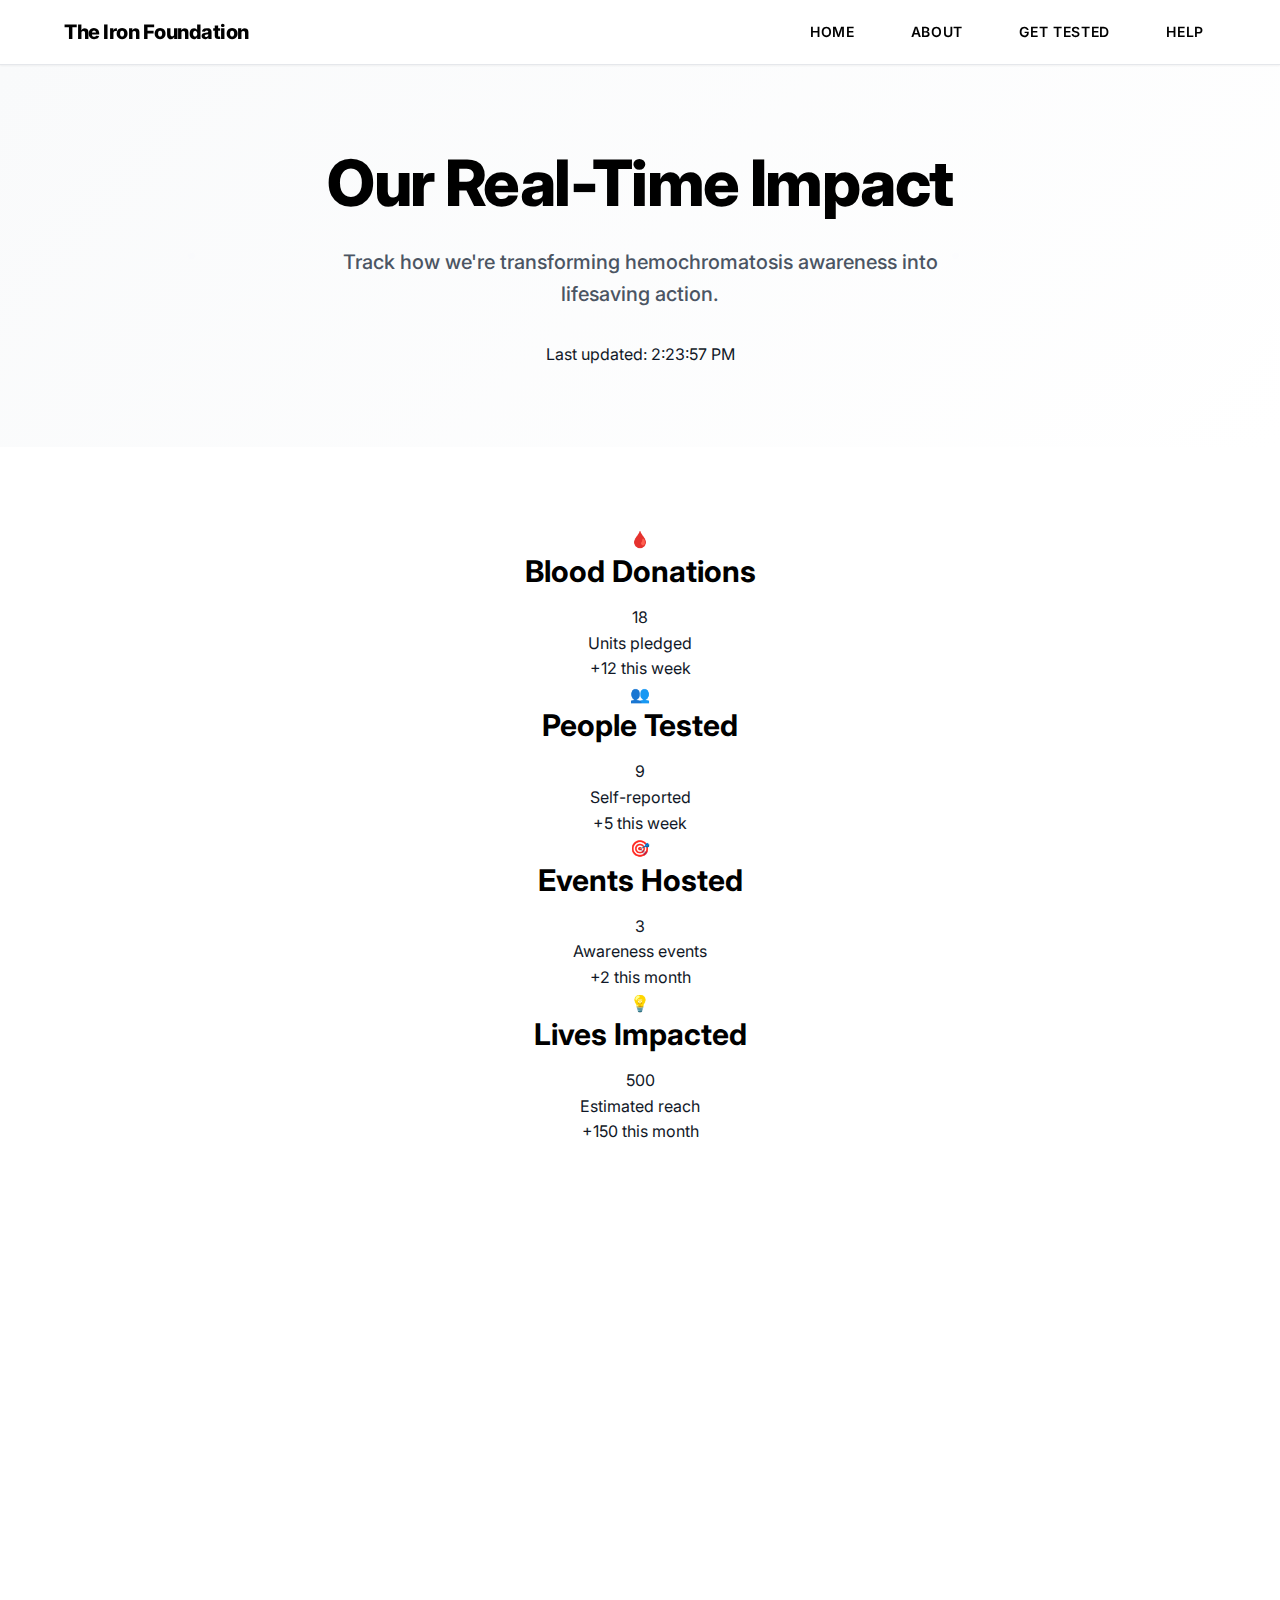
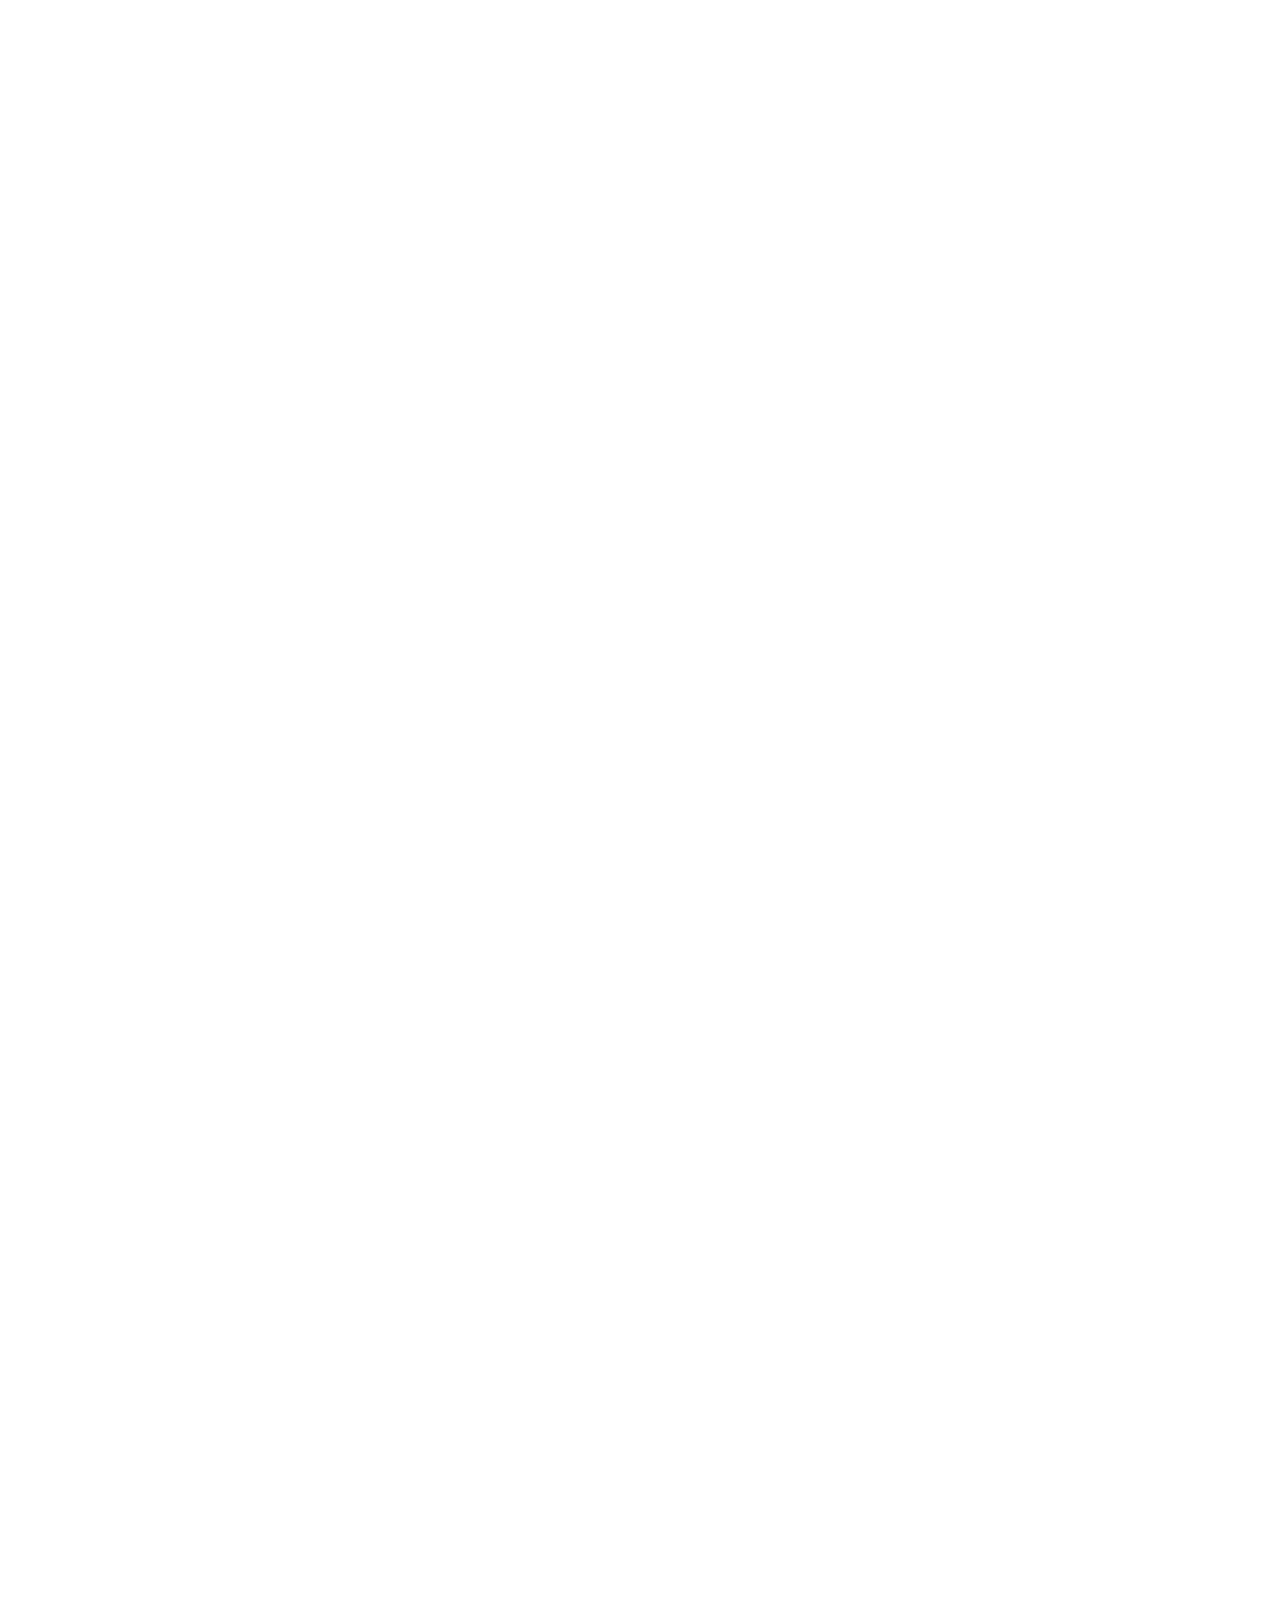
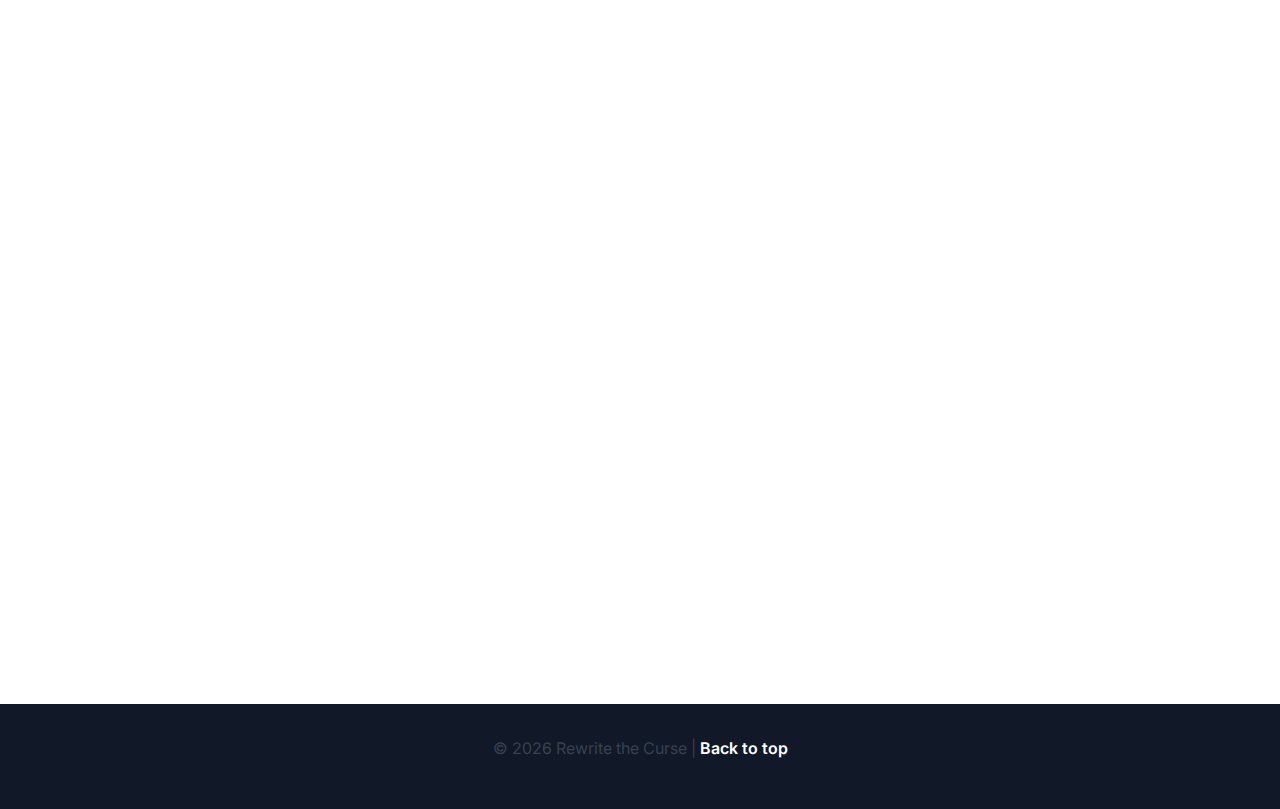
<file: dashboard.html>
<!DOCTYPE html>
<html lang="en">
<head>
  <meta charset="UTF-8">
  <meta name="viewport" content="width=device-width,initial-scale=1.0">
  <title>Impact Dashboard | Rewrite the Curse</title>
  <meta name="description" content="Track our real-time impact: donations pledged, awareness events, and lives saved through hemochromatosis awareness.">
  
  <!-- Preconnect to external domains for performance -->
  <link rel="preconnect" href="https://fonts.googleapis.com">
  <link rel="preconnect" href="https://fonts.gstatic.com" crossorigin>
  
  <!-- Google Fonts -->
  <link href="https://fonts.googleapis.com/css2?family=Inter:wght@400;500;600;700;800&display=swap" rel="stylesheet">
  
  <!-- Stylesheets -->
  <link rel="stylesheet" href="styles.css">
</head>

<body>
  <!-- Skip to main content for accessibility -->
  <a class="skip-link" href="#main">Skip to content</a>

  <!-- Header Navigation -->
  <header>
    <nav class="navbar" aria-label="Primary">
      <a href="index.html" class="logo">The&nbsp;Iron&nbsp;Foundation</a>
      <ul class="nav-links" role="list">
        <li><a href="index.html">Home</a></li>
        <li><a href="about.html">About</a></li>
        <li><a href="get-tested.html">Get Tested</a></li>
        <li><a href="help.html">Help</a></li>
      </ul>
      <button class="burger" id="burgerBtn" aria-label="Open menu"
              aria-haspopup="true" aria-controls="overlayMenu" aria-expanded="false">☰</button>
    </nav>
  </header>

  <!-- Mobile Overlay Menu -->
  <div class="overlay" id="overlayMenu" role="dialog" aria-modal="true" aria-hidden="true">
    <button class="overlay-close" id="overlayClose" aria-label="Close menu">×</button>
    <nav class="overlay-nav" aria-label="Mobile">
      <a href="index.html">Home</a>
      <a href="about.html">About</a>
      <a href="get-tested.html">Get Tested</a>
      <a href="help.html">How You Can Help</a>
    </nav>
  </div>

  <!-- Main Content -->
  <main id="main">
    <!-- Hero Section -->
    <section class="hero" aria-labelledby="hero-heading">
      <h1 id="hero-heading">Our Real-Time Impact</h1>
      <p class="lead">Track how we're transforming hemochromatosis awareness into lifesaving action.</p>
      <div class="last-updated">
        <span id="lastUpdated">Last updated: Just now</span>
      </div>
    </section>

    <!-- Key Metrics Dashboard -->
    <section class="dashboard-metrics">
      <div class="metrics-grid">
        <div class="metric-card primary">
          <div class="metric-icon">🩸</div>
          <div class="metric-content">
            <h3>Blood Donations</h3>
            <div class="metric-value" id="donationsCount">0</div>
            <div class="metric-label">Units pledged</div>
            <div class="metric-change positive">+12 this week</div>
          </div>
        </div>

        <div class="metric-card">
          <div class="metric-icon">👥</div>
          <div class="metric-content">
            <h3>People Tested</h3>
            <div class="metric-value" id="testedCount">0</div>
            <div class="metric-label">Self-reported</div>
            <div class="metric-change positive">+5 this week</div>
          </div>
        </div>

        <div class="metric-card">
          <div class="metric-icon">🎯</div>
          <div class="metric-content">
            <h3>Events Hosted</h3>
            <div class="metric-value" id="eventsCount">0</div>
            <div class="metric-label">Awareness events</div>
            <div class="metric-change positive">+2 this month</div>
          </div>
        </div>

        <div class="metric-card">
          <div class="metric-icon">💡</div>
          <div class="metric-content">
            <h3>Lives Impacted</h3>
            <div class="metric-value" id="impactedCount">0</div>
            <div class="metric-label">Estimated reach</div>
            <div class="metric-change positive">+150 this month</div>
          </div>
        </div>
      </div>
    </section>

    <!-- Progress Tracking -->
    <section class="progress-section">
      <h2>Monthly Goals Progress</h2>
      <div class="progress-grid">
        <div class="progress-card">
          <h3>Blood Donations Goal</h3>
          <div class="progress-bar">
            <div class="progress-fill" id="donationsProgress" style="width: 0%"></div>
          </div>
          <div class="progress-stats">
            <span id="donationsCurrent">0</span> / <span id="donationsGoal">100</span> units
          </div>
        </div>

        <div class="progress-card">
          <h3>Awareness Events Goal</h3>
          <div class="progress-bar">
            <div class="progress-fill" id="eventsProgress" style="width: 0%"></div>
          </div>
          <div class="progress-stats">
            <span id="eventsCurrent">0</span> / <span id="eventsGoal">10</span> events
          </div>
        </div>

        <div class="progress-card">
          <h3>Testing Campaign Goal</h3>
          <div class="progress-bar">
            <div class="progress-fill" id="testingProgress" style="width: 0%"></div>
          </div>
          <div class="progress-stats">
            <span id="testingCurrent">0</span> / <span id="testingGoal">50</span> people tested
          </div>
        </div>
      </div>
    </section>

    <!-- Recent Activity Feed -->
    <section class="activity-section">
      <h2>Recent Activity</h2>
      <div class="activity-feed" id="activityFeed">
        <!-- Activity items will be populated by JavaScript -->
      </div>
      <button class="btn-primary" onclick="loadMoreActivity()">Load More Activity</button>
    </section>

    <!-- Geographic Impact -->
    <section class="map-section">
      <h2>Geographic Impact</h2>
      <div class="map-container">
        <div class="map-placeholder">
          <div class="map-content">
            <h3>Interactive Impact Map</h3>
            <p>Coming soon: See where our awareness campaigns and donations are making the biggest difference.</p>
            <div class="map-stats">
              <div class="map-stat">
                <span class="stat-number">15</span>
                <span class="stat-label">States</span>
              </div>
              <div class="map-stat">
                <span class="stat-number">8</span>
                <span class="stat-label">Cities</span>
              </div>
              <div class="map-stat">
                <span class="stat-number">3</span>
                <span class="stat-label">Countries</span>
              </div>
            </div>
          </div>
        </div>
      </div>
    </section>

    <!-- Impact Stories -->
    <section class="stories-section">
      <h2>Impact Stories</h2>
      <div class="stories-grid">
        <div class="story-card">
          <div class="story-avatar">👨‍⚕️</div>
          <div class="story-content">
            <h3>Dr. Sarah's Story</h3>
            <p>"After learning about HH through your campaign, I tested positive and started treatment. My energy levels have improved dramatically."</p>
            <div class="story-meta">
              <span class="story-location">Boston, MA</span>
              <span class="story-date">2 weeks ago</span>
            </div>
          </div>
        </div>

        <div class="story-card">
          <div class="story-avatar">🏃‍♀️</div>
          <div class="story-content">
            <h3>Maria's Journey</h3>
            <p>"The assessment quiz led me to get tested. Now I donate blood regularly and feel better than I have in years."</p>
            <div class="story-meta">
              <span class="story-location">Austin, TX</span>
              <span class="story-date">1 month ago</span>
            </div>
          </div>
        </div>

        <div class="story-card">
          <div class="story-avatar">👨‍👩‍👧‍👦</div>
          <div class="story-content">
            <h3>Family Screening</h3>
            <p>"When my brother was diagnosed, we all got tested. Three of us had it! Early detection saved us from serious complications."</p>
            <div class="story-meta">
              <span class="story-location">Chicago, IL</span>
              <span class="story-date">3 weeks ago</span>
            </div>
          </div>
        </div>
      </div>
    </section>

    <!-- Call to Action -->
    <section class="cta-section">
      <h2>Join Our Mission</h2>
      <p>Help us reach more people and save more lives through early detection and treatment.</p>
      <div class="cta-buttons">
        <a href="get-tested.html" class="btn-primary">Take the Assessment</a>
        <a href="help.html" class="btn-primary">Find a Blood Drive</a>
        <a href="index.html#donate" class="btn-primary">Make a Donation</a>
      </div>
    </section>
  </main>

  <!-- Footer -->
  <footer>
    <p>&copy; <span id="year"></span> Rewrite the Curse | <a href="#hero-heading">Back to top</a></p>
  </footer>

  <!-- Scripts -->
  <script src="script.js" defer></script>
  <script>
    document.getElementById('year').textContent = new Date().getFullYear();
    
    // Dashboard data simulation
    let dashboardData = {
      donations: 47,
      tested: 23,
      events: 8,
      impacted: 1250,
      goals: {
        donations: 100,
        events: 10,
        testing: 50
      }
    };

    // Update metrics with animation
    function animateCounter(element, target, duration = 2000) {
      const start = 0;
      const increment = target / (duration / 16);
      let current = start;
      
      const timer = setInterval(() => {
        current += increment;
        if (current >= target) {
          current = target;
          clearInterval(timer);
        }
        element.textContent = Math.floor(current).toLocaleString();
      }, 16);
    }

    // Update progress bars
    function updateProgress(element, current, goal) {
      const percentage = Math.min((current / goal) * 100, 100);
      element.style.width = percentage + '%';
    }

    // Initialize dashboard
    function initDashboard() {
      // Animate counters
      animateCounter(document.getElementById('donationsCount'), dashboardData.donations);
      animateCounter(document.getElementById('testedCount'), dashboardData.tested);
      animateCounter(document.getElementById('eventsCount'), dashboardData.events);
      animateCounter(document.getElementById('impactedCount'), dashboardData.impacted);

      // Update progress bars
      updateProgress(document.getElementById('donationsProgress'), dashboardData.donations, dashboardData.goals.donations);
      updateProgress(document.getElementById('eventsProgress'), dashboardData.events, dashboardData.goals.events);
      updateProgress(document.getElementById('testingProgress'), dashboardData.tested, dashboardData.goals.testing);

      // Update progress stats
      document.getElementById('donationsCurrent').textContent = dashboardData.donations;
      document.getElementById('eventsCurrent').textContent = dashboardData.events;
      document.getElementById('testingCurrent').textContent = dashboardData.tested;
    }

    // Activity feed data
    const activities = [
      { type: 'donation', message: 'New blood donation pledged', time: '2 minutes ago', location: 'San Francisco, CA' },
      { type: 'test', message: 'Someone completed the assessment quiz', time: '5 minutes ago', location: 'Austin, TX' },
      { type: 'event', message: 'Awareness event scheduled', time: '1 hour ago', location: 'Chicago, IL' },
      { type: 'donation', message: 'Blood drive completed', time: '2 hours ago', location: 'Boston, MA' },
      { type: 'test', message: 'Positive diagnosis reported', time: '3 hours ago', location: 'Seattle, WA' },
      { type: 'event', message: 'Educational webinar hosted', time: '1 day ago', location: 'Online' }
    ];

    // Populate activity feed
    function populateActivityFeed() {
      const feed = document.getElementById('activityFeed');
      activities.forEach(activity => {
        const activityItem = document.createElement('div');
        activityItem.className = 'activity-item';
        activityItem.innerHTML = `
          <div class="activity-icon ${activity.type}">${getActivityIcon(activity.type)}</div>
          <div class="activity-content">
            <p>${activity.message}</p>
            <div class="activity-meta">
              <span class="activity-time">${activity.time}</span>
              <span class="activity-location">${activity.location}</span>
            </div>
          </div>
        `;
        feed.appendChild(activityItem);
      });
    }

    function getActivityIcon(type) {
      const icons = {
        donation: '🩸',
        test: '🔬',
        event: '🎯'
      };
      return icons[type] || '📊';
    }

    // Update last updated time
    function updateLastUpdated() {
      const now = new Date();
      const timeString = now.toLocaleTimeString();
      document.getElementById('lastUpdated').textContent = `Last updated: ${timeString}`;
    }

    // Initialize everything when page loads
    document.addEventListener('DOMContentLoaded', function() {
      initDashboard();
      populateActivityFeed();
      updateLastUpdated();
      
      // Update every 30 seconds
      setInterval(updateLastUpdated, 30000);
    });

    // Load more activity (placeholder)
    function loadMoreActivity() {
      // This would typically load more data from an API
      alert('Loading more activity... (This would connect to a real API in production)');
    }
  </script>
</body>
</html>
</file>
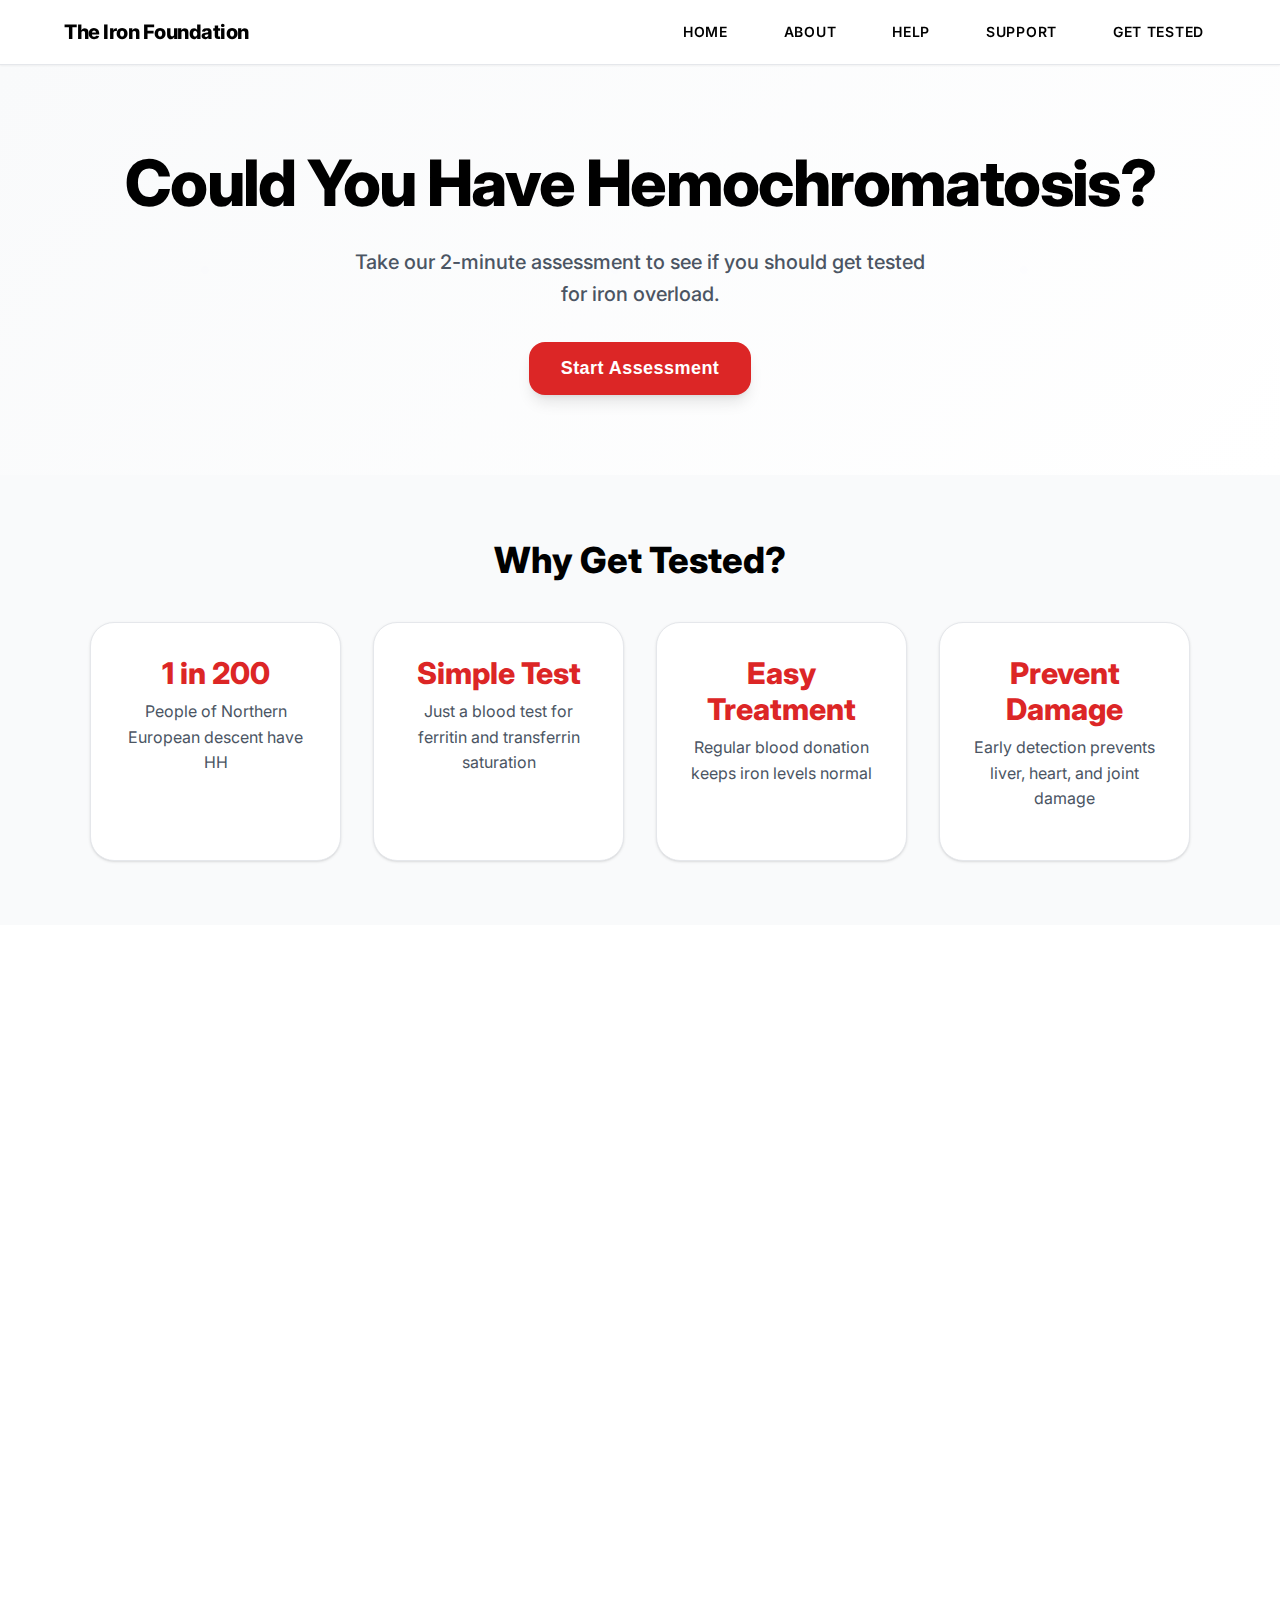
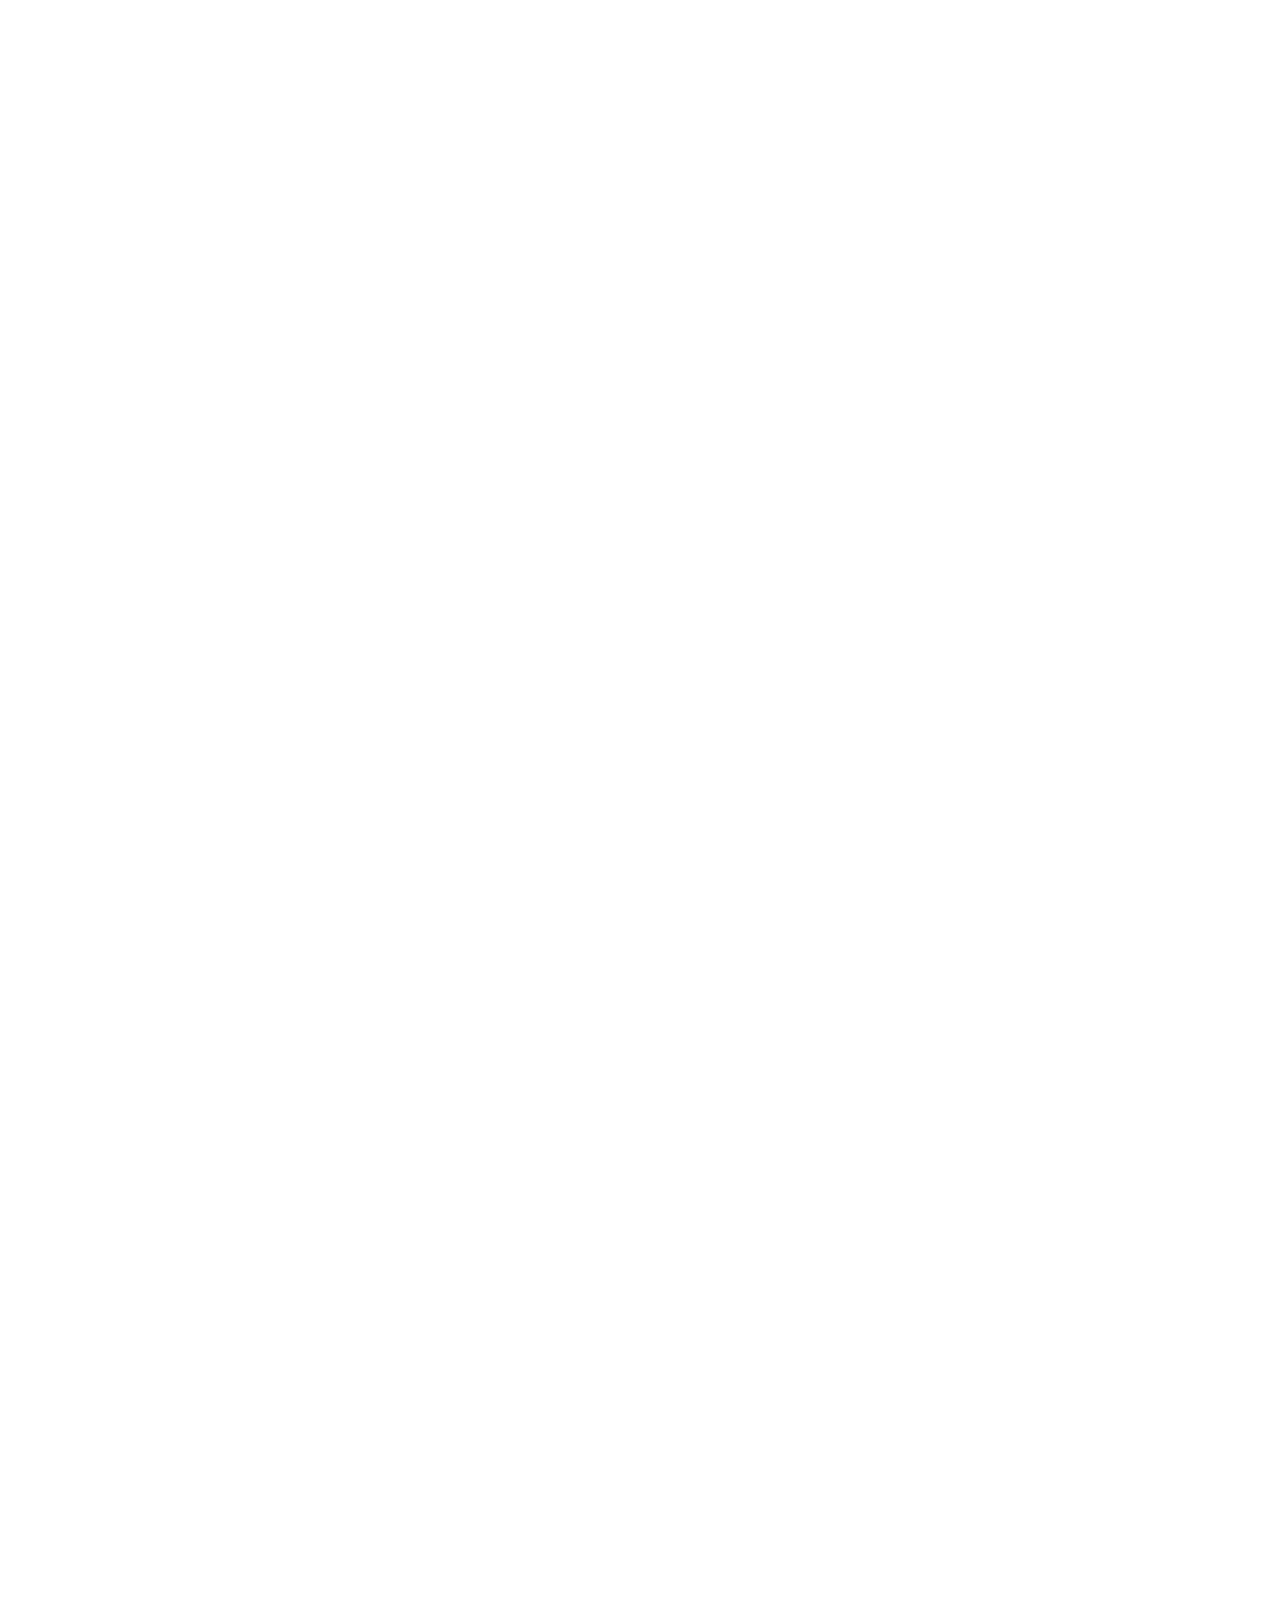
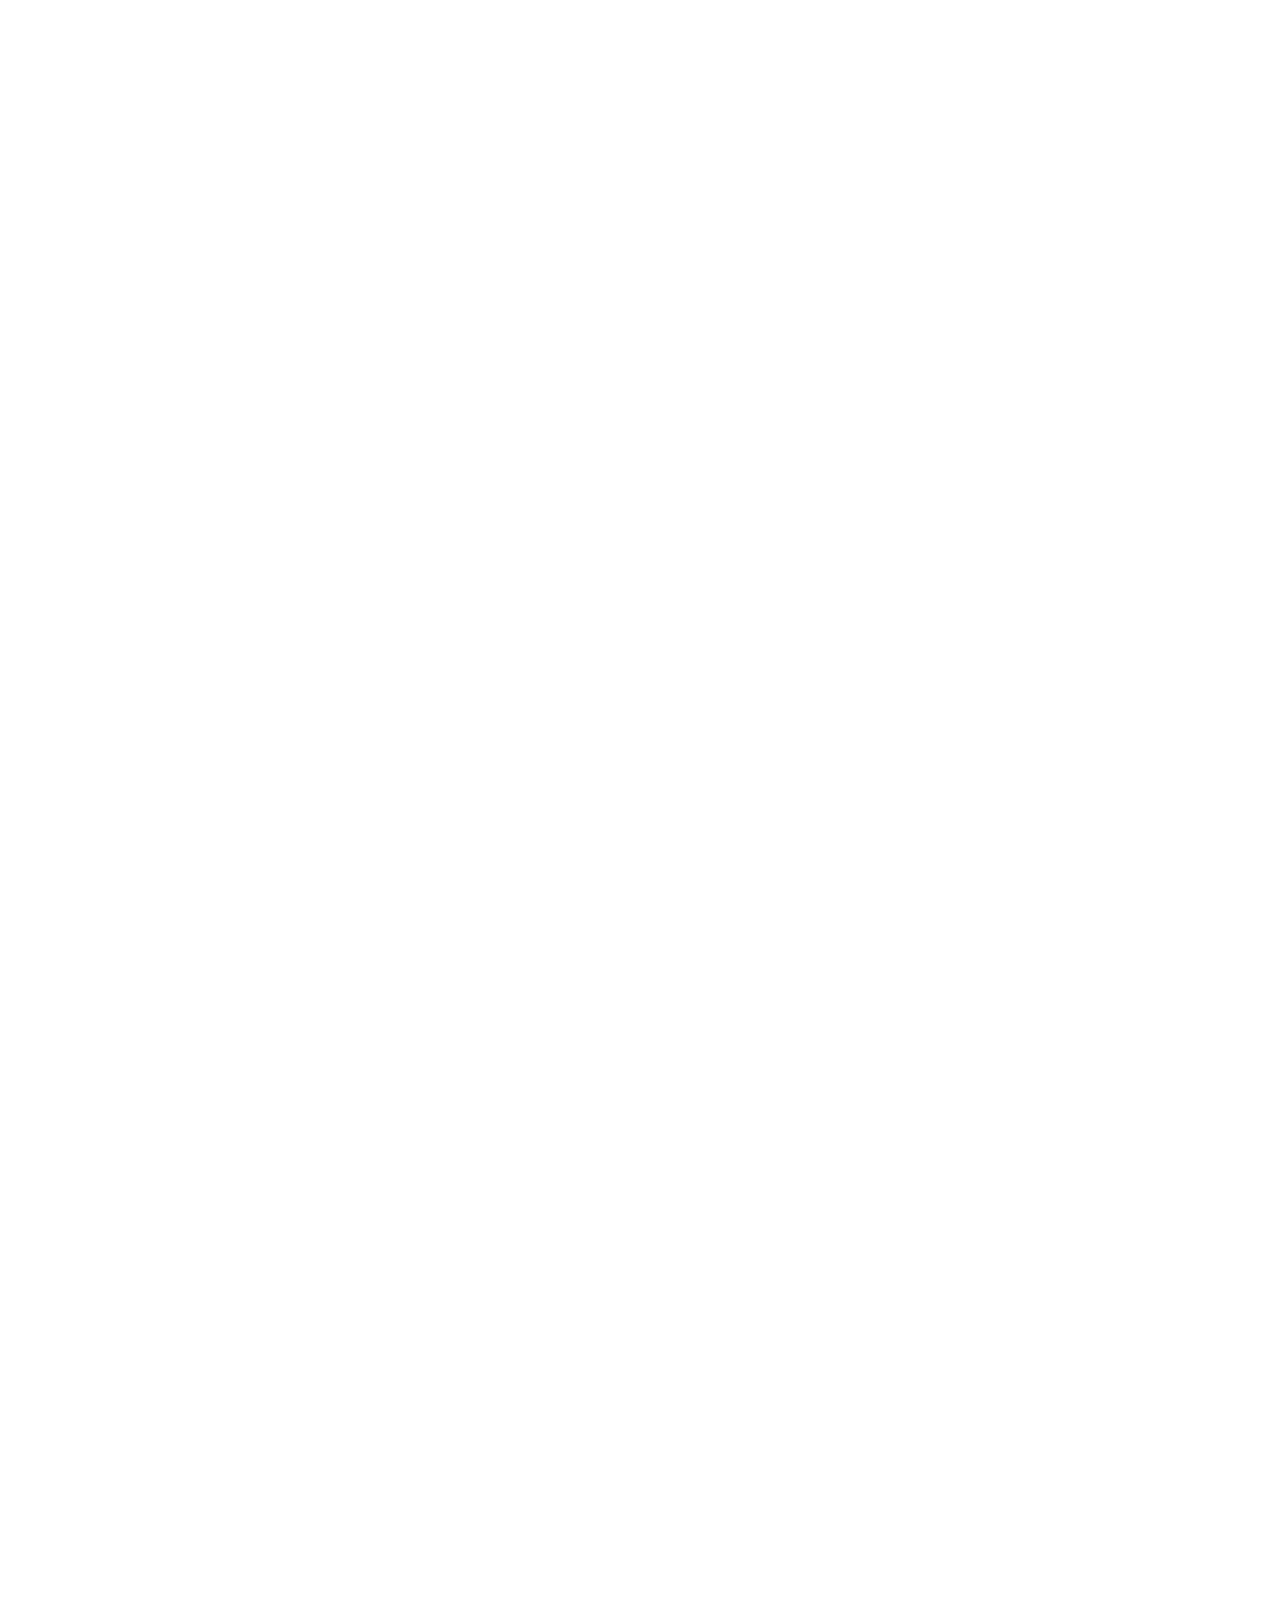
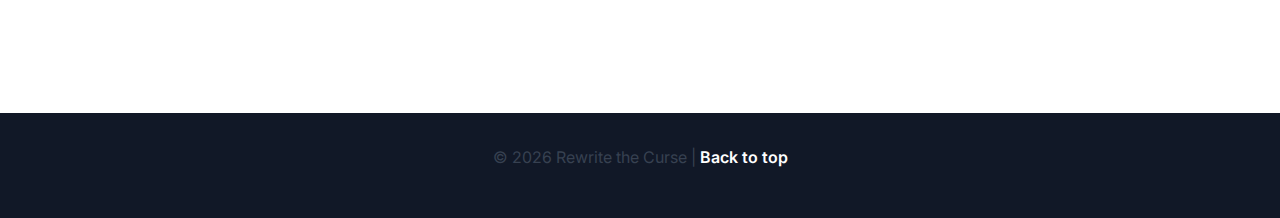
<file: get-tested.html>
<!DOCTYPE html>
<html lang="en">
<head>
  <meta charset="UTF-8">
  <meta name="viewport" content="width=device-width,initial-scale=1.0">
  <title>Get Tested for Hemochromatosis | Rewrite the Curse</title>
  <meta name="description" content="Take our quick assessment to see if you might have hemochromatosis. Learn about symptoms, risk factors, and how to get tested.">
  
  <!-- Preconnect to external domains for performance -->
  <link rel="preconnect" href="https://fonts.googleapis.com">
  <link rel="preconnect" href="https://fonts.gstatic.com" crossorigin>
  
  <!-- Google Fonts -->
  <link href="https://fonts.googleapis.com/css2?family=Inter:wght@400;500;600;700;800&display=swap" rel="stylesheet">
  
  <!-- Stylesheets -->
  <link rel="stylesheet" href="styles.css">
</head>

<body>
  <!-- Skip to main content for accessibility -->
  <a class="skip-link" href="#main">Skip to content</a>

  <!-- Header Navigation -->
  <header>
    <nav class="navbar" aria-label="Primary">
      <a href="index.html" class="logo">The&nbsp;Iron&nbsp;Foundation</a>
      <ul class="nav-links" role="list">
        <li><a href="index.html">Home</a></li>
        <li><a href="about.html">About</a></li>
        <li><a href="help.html">Help</a></li>
        <li><a href="support.html">Support</a></li>
        <li><a href="get-tested.html" aria-current="page">Get Tested</a></li>
      </ul>
      <button class="burger" id="burgerBtn" aria-label="Open menu"
              aria-haspopup="true" aria-controls="overlayMenu" aria-expanded="false">☰</button>
    </nav>
  </header>

  <!-- Mobile Overlay Menu -->
  <div class="overlay" id="overlayMenu" role="dialog" aria-modal="true" aria-hidden="true">
    <button class="overlay-close" id="overlayClose" aria-label="Close menu">×</button>
    <nav class="overlay-nav" aria-label="Mobile">
      <a href="index.html">Home</a>
      <a href="about.html">About</a>
      <a href="help.html">How You Can Help</a>
      <a href="support.html">Support Our Mission</a>
      <a href="get-tested.html">Get Tested</a>
    </nav>
  </div>

  <!-- Main Content -->
  <main id="main">
    <!-- Hero Section -->
    <section class="hero" aria-labelledby="hero-heading">
      <h1 id="hero-heading">Could You Have Hemochromatosis?</h1>
      <p class="lead">Take our 2-minute assessment to see if you should get tested for iron overload.</p>
      <button class="btn-primary" onclick="document.getElementById('quiz').scrollIntoView({behavior:'smooth'})">
        Start Assessment
      </button>
    </section>

    <!-- Quick Facts Section -->
    <section class="facts-section">
      <h2>Why Get Tested?</h2>
      <div class="facts-grid">
        <div class="fact-card">
          <h3>1 in 200</h3>
          <p>People of Northern European descent have HH</p>
        </div>
        <div class="fact-card">
          <h3>Simple Test</h3>
          <p>Just a blood test for ferritin and transferrin saturation</p>
        </div>
        <div class="fact-card">
          <h3>Easy Treatment</h3>
          <p>Regular blood donation keeps iron levels normal</p>
        </div>
        <div class="fact-card">
          <h3>Prevent Damage</h3>
          <p>Early detection prevents liver, heart, and joint damage</p>
        </div>
      </div>
    </section>

    <!-- Assessment Quiz -->
    <section id="quiz" class="quiz-section" aria-labelledby="quiz-heading">
      <h2 id="quiz-heading">Quick Assessment</h2>
      <p class="quiz-intro">Answer these questions to see if you might have hemochromatosis. This is not a diagnosis - always consult your doctor.</p>
      
      <form id="assessmentForm" class="quiz-form">
        <div class="question-group">
          <h3>1. Do you have any of these symptoms?</h3>
          <div class="checkbox-group">
            <label class="checkbox-label">
              <input type="checkbox" name="symptoms" value="fatigue">
              <span class="checkmark"></span>
              Fatigue or weakness
            </label>
            <label class="checkbox-label">
              <input type="checkbox" name="symptoms" value="joint-pain">
              <span class="checkmark"></span>
              Joint pain (especially in hands, knees, hips)
            </label>
            <label class="checkbox-label">
              <input type="checkbox" name="symptoms" value="abdominal-pain">
              <span class="checkmark"></span>
              Abdominal pain or discomfort
            </label>
            <label class="checkbox-label">
              <input type="checkbox" name="symptoms" value="diabetes">
              <span class="checkmark"></span>
              Diabetes or high blood sugar
            </label>
            <label class="checkbox-label">
              <input type="checkbox" name="symptoms" value="heart-problems">
              <span class="checkmark"></span>
              Heart problems or irregular heartbeat
            </label>
            <label class="checkbox-label">
              <input type="checkbox" name="symptoms" value="skin-bronze">
              <span class="checkmark"></span>
              Bronze or gray skin color
            </label>
          </div>
        </div>

        <div class="question-group">
          <h3>2. What's your ancestry?</h3>
          <div class="radio-group">
            <label class="radio-label">
              <input type="radio" name="ancestry" value="northern-european" required>
              <span class="radio-custom"></span>
              Northern European (Irish, Scottish, English, German, Scandinavian)
            </label>
            <label class="radio-label">
              <input type="radio" name="ancestry" value="other-european">
              <span class="radio-custom"></span>
              Other European
            </label>
            <label class="radio-label">
              <input type="radio" name="ancestry" value="other">
              <span class="radio-custom"></span>
              Other ancestry
            </label>
          </div>
        </div>

        <div class="question-group">
          <h3>3. Do you have a family history of:</h3>
          <div class="checkbox-group">
            <label class="checkbox-label">
              <input type="checkbox" name="family-history" value="hemochromatosis">
              <span class="checkmark"></span>
              Hemochromatosis or iron overload
            </label>
            <label class="checkbox-label">
              <input type="checkbox" name="family-history" value="liver-disease">
              <span class="checkmark"></span>
              Liver disease or cirrhosis
            </label>
            <label class="checkbox-label">
              <input type="checkbox" name="family-history" value="diabetes">
              <span class="checkmark"></span>
              Diabetes
            </label>
            <label class="checkbox-label">
              <input type="checkbox" name="family-history" value="heart-disease">
              <span class="checkmark"></span>
              Heart disease at a young age
            </label>
          </div>
        </div>

        <div class="question-group">
          <h3>4. What's your age and gender?</h3>
          <div class="form-row">
            <div class="form-group">
              <label for="age">Age:</label>
              <input type="number" id="age" name="age" min="18" max="100" required>
            </div>
            <div class="form-group">
              <label for="gender">Gender:</label>
              <select id="gender" name="gender" required>
                <option value="">Select...</option>
                <option value="male">Male</option>
                <option value="female">Female</option>
                <option value="other">Other</option>
              </select>
            </div>
          </div>
        </div>

        <button type="submit" class="btn-primary">Get My Results</button>
      </form>

      <!-- Results Section (hidden initially) -->
      <div id="results" class="results-section" style="display: none;">
        <h3>Your Assessment Results</h3>
        <div id="resultsContent"></div>
        <div class="results-actions">
          <button class="btn-primary" onclick="window.print()">Print Results</button>
          <a href="help.html" class="btn-primary">Find Testing Locations</a>
        </div>
      </div>
    </section>

    <!-- Testing Information -->
    <section class="testing-info">
      <h2>How to Get Tested</h2>
      <div class="info-grid">
        <div class="info-card">
          <h3>1. Talk to Your Doctor</h3>
          <p>Ask for a ferritin test and transferrin saturation test. These are simple blood tests that can detect iron overload.</p>
        </div>
        <div class="info-card">
          <h3>2. Testing Options</h3>
          <p><strong>Home Testing Kits:</strong> Amazon offers convenient at-home iron deficiency testing kits for quick screening. Easy, private, and accessible.</p>
          <p><strong>Professional Lab Testing:</strong> Services like HealthyIron provide comprehensive iron panels through certified labs with detailed results.</p>
          <p><strong>Genetic Testing:</strong> If blood tests suggest HH, genetic testing can confirm the diagnosis and help family members get tested.</p>
          <a href="#testing-kits" class="btn-primary" style="margin-top: 1rem; display: inline-block;">View Testing Options</a>
        </div>
        <div class="info-card">
          <h3>3. Treatment Options</h3>
          <p>Blood donation is the standard treatment. It's safe, effective, and helps others.</p>
        </div>
      </div>
    </section>

    <!-- Home Testing Kits Section -->
    <section id="testing-kits" class="redcross-locator-section">
      <div class="locator-content">
        <h2>Home Testing Options</h2>
        <p class="lead">Test your iron levels at home with simple test kits or through professional lab services.</p>
        
        <div class="about-grid" style="margin-bottom: 2rem;">
          <article class="about-card">
            <h3>Amazon Testing Kits</h3>
            <p>Quick and easy iron deficiency test kits available for home use with fast results.</p>
          </article>
          <article class="about-card">
            <h3>Professional Labs</h3>
            <p>Comprehensive iron panels through certified labs with detailed ferritin and transferrin testing.</p>
          </article>
          <article class="about-card">
            <h3>Private & Secure</h3>
            <p>Private testing with secure results. Share with your doctor or keep for yourself.</p>
          </article>
          <article class="about-card">
            <h3>Affordable Options</h3>
            <p>Options range from basic screening to comprehensive iron panels at different price points.</p>
          </article>
        </div>

        <div class="event-list" style="margin-bottom: 2rem;">
          <div class="event">
            <span class="event-title">Iron Deficiency Test Kit (Amazon)</span>
            <span>Rapid home test for children and adults - Quick results</span>
          </div>
          <div class="event">
            <span class="event-title">Professional Iron Panel</span>
            <span>Ferritin, transferrin saturation, and TIBC through HealthyIron</span>
          </div>
          <div class="event">
            <span class="event-title">Genetic Testing</span>
            <span>HFE gene mutation testing for confirmed hemochromatosis diagnosis</span>
          </div>
          <div class="event">
            <span class="event-title">Comprehensive Testing</span>
            <span>Complete iron analysis with additional health markers</span>
          </div>
        </div>

        <div style="text-align: center; margin-bottom: 2rem;">
          <a href="https://www.amazon.com/Iron-Deficiency-Children-Adults-Rapid/dp/B0DFTDPLFQ" class="btn-primary" style="margin-right: 1rem;">
            Shop Iron Tests on Amazon
          </a>
          <a href="https://healthyiron.com/" class="btn-primary" style="background: rgba(220, 38, 38, 0.1); color: var(--primary-red); border: 2px solid var(--primary-red);">
            Professional Testing
          </a>
        </div>

        <div style="max-width: 600px; margin: 0 auto; text-align: left; background: var(--gray-50); padding: 2rem; border-radius: var(--radius-xl);">
          <h3 style="text-align: center; margin-bottom: 1rem;">How It Works</h3>
          <ol style="padding-left: 1.5rem; color: var(--gray-700);">
            <li style="margin-bottom: 0.5rem;"><strong>Order:</strong> Purchase your testing kit online through Amazon or professional lab services</li>
            <li style="margin-bottom: 0.5rem;"><strong>Collect:</strong> Use the provided lancet for a simple finger-prick blood sample</li>
            <li style="margin-bottom: 0.5rem;"><strong>Mail:</strong> Send sample back in the prepaid envelope (professional labs) or get instant results (home kits)</li>
            <li style="margin-bottom: 0.5rem;"><strong>Results:</strong> Receive secure results within minutes to 3-5 business days depending on test type</li>
            <li style="margin-bottom: 0.5rem;"><strong>Follow-up:</strong> Share results with your doctor for next steps</li>
          </ol>
        </div>

        <div style="margin-top: 2rem; padding: 2rem; background: var(--gray-100); border-radius: var(--radius-xl);">
          <h3 style="text-align: center; margin-bottom: 1rem;">Additional Amazon Testing Options</h3>
          <div style="display: flex; gap: 1rem; flex-wrap: wrap; justify-content: center;">
            <a href="https://www.amazon.com/Iron-Deficiency-Anemia-Highly-Accurate/dp/B0DT8B68VV" class="btn-primary" style="background: #ff9900; color: white; text-decoration: none; padding: 0.75rem 1.5rem; border-radius: 8px;">
              Iron Deficiency Test Kit
            </a>
            <a href="https://www.amazon.com/s?k=ferritin+test+kit&ref=nb_sb_noss" class="btn-primary" style="background: #ff9900; color: white; text-decoration: none; padding: 0.75rem 1.5rem; border-radius: 8px;">
              Search Ferritin Tests
            </a>
            <a href="https://www.amazon.com/s?k=iron+panel+test+kit&ref=nb_sb_noss" class="btn-primary" style="background: #ff9900; color: white; text-decoration: none; padding: 0.75rem 1.5rem; border-radius: 8px;">
              Iron Panel Tests
            </a>
          </div>
          <p style="text-align: center; margin-top: 1rem; color: var(--gray-600); font-size: 0.9rem;">
            <em>Note: Always consult with your doctor before using home testing kits and to interpret results properly.</em>
          </p>
        </div>
      </div>
    </section>
  </main>

  <!-- Footer -->
  <footer>
    <p>&copy; <span id="year"></span> Rewrite the Curse | <a href="#hero-heading">Back to top</a></p>
  </footer>

  <!-- Scripts -->
  <script src="script.js" defer></script>
  <script>
    document.getElementById('year').textContent = new Date().getFullYear();
    
    // Assessment form handling
    document.getElementById('assessmentForm').addEventListener('submit', function(e) {
      e.preventDefault();
      
      const formData = new FormData(this);
      const symptoms = formData.getAll('symptoms');
      const ancestry = formData.get('ancestry');
      const familyHistory = formData.getAll('family-history');
      const age = parseInt(formData.get('age'));
      const gender = formData.get('gender');
      
      // Calculate risk score
      let riskScore = 0;
      let riskFactors = [];
      
      // Symptoms (2 points each)
      if (symptoms.length > 0) {
        riskScore += symptoms.length * 2;
        riskFactors.push(`${symptoms.length} symptoms reported`);
      }
      
      // Ancestry (3 points for Northern European)
      if (ancestry === 'northern-european') {
        riskScore += 3;
        riskFactors.push('Northern European ancestry');
      }
      
      // Family history (2 points each)
      if (familyHistory.length > 0) {
        riskScore += familyHistory.length * 2;
        riskFactors.push(`${familyHistory.length} family risk factors`);
      }
      
      // Age and gender (males 40+ get 2 points)
      if (gender === 'male' && age >= 40) {
        riskScore += 2;
        riskFactors.push('Male over 40');
      }
      
      // Determine risk level
      let riskLevel, recommendation;
      if (riskScore >= 8) {
        riskLevel = 'High Risk';
        recommendation = 'We strongly recommend getting tested for hemochromatosis. Contact your doctor about ferritin and transferrin saturation tests.';
      } else if (riskScore >= 4) {
        riskLevel = 'Moderate Risk';
        recommendation = 'Consider getting tested, especially if you have symptoms. Talk to your doctor about screening options.';
      } else {
        riskLevel = 'Low Risk';
        recommendation = 'Your risk appears low, but if you have symptoms or family history, testing may still be beneficial.';
      }
      
      // Display results
      const resultsDiv = document.getElementById('results');
      const resultsContent = document.getElementById('resultsContent');
      
      resultsContent.innerHTML = `
        <div class="risk-level ${riskLevel.toLowerCase().replace(' ', '-')}">
          <h4>Risk Level: ${riskLevel}</h4>
          <p>Score: ${riskScore}/15</p>
        </div>
        <div class="risk-factors">
          <h4>Risk Factors Identified:</h4>
          <ul>
            ${riskFactors.map(factor => `<li>${factor}</li>`).join('')}
          </ul>
        </div>
        <div class="recommendation">
          <h4>Recommendation:</h4>
          <p>${recommendation}</p>
        </div>
        <div class="disclaimer">
          <p><strong>Disclaimer:</strong> This assessment is for educational purposes only and is not a medical diagnosis. Always consult with a healthcare professional for proper evaluation and testing.</p>
        </div>
      `;
      
      resultsDiv.style.display = 'block';
      resultsDiv.scrollIntoView({ behavior: 'smooth' });
    });
  </script>
</body>
</html>
</file>
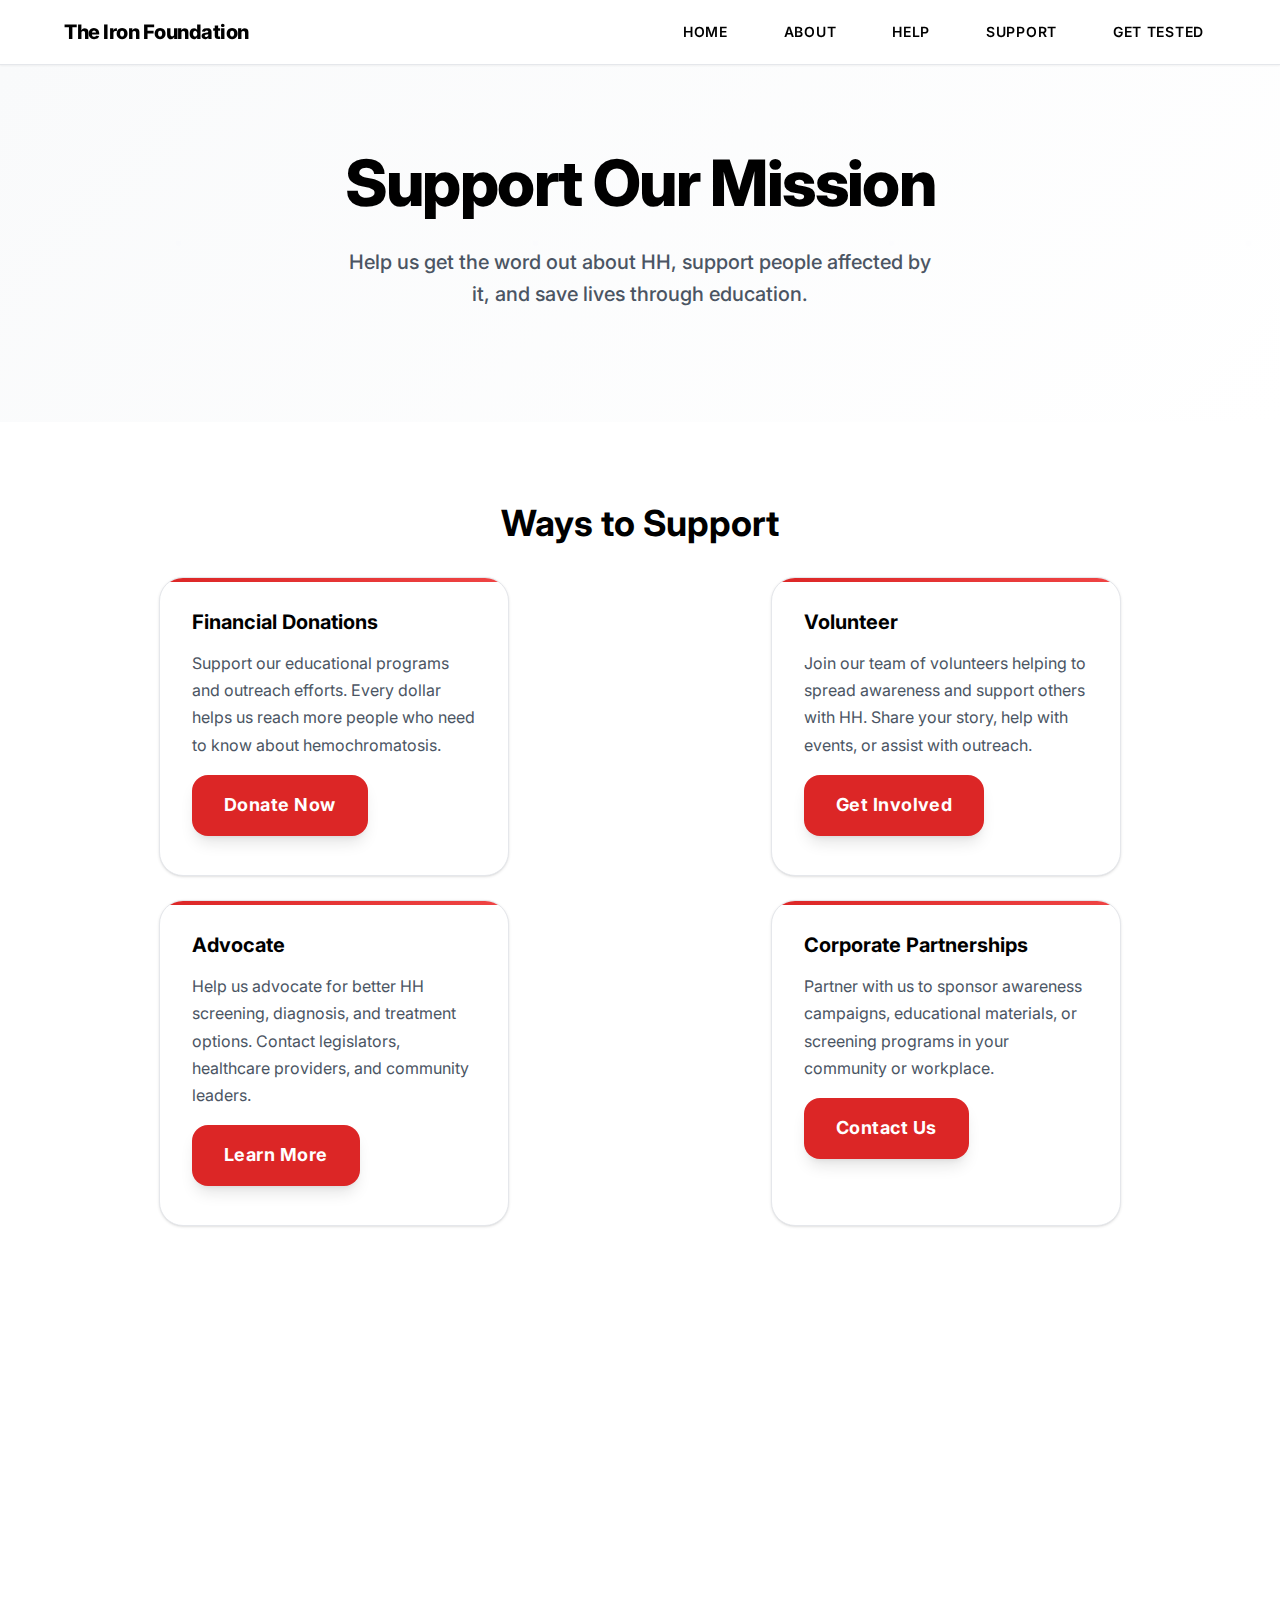
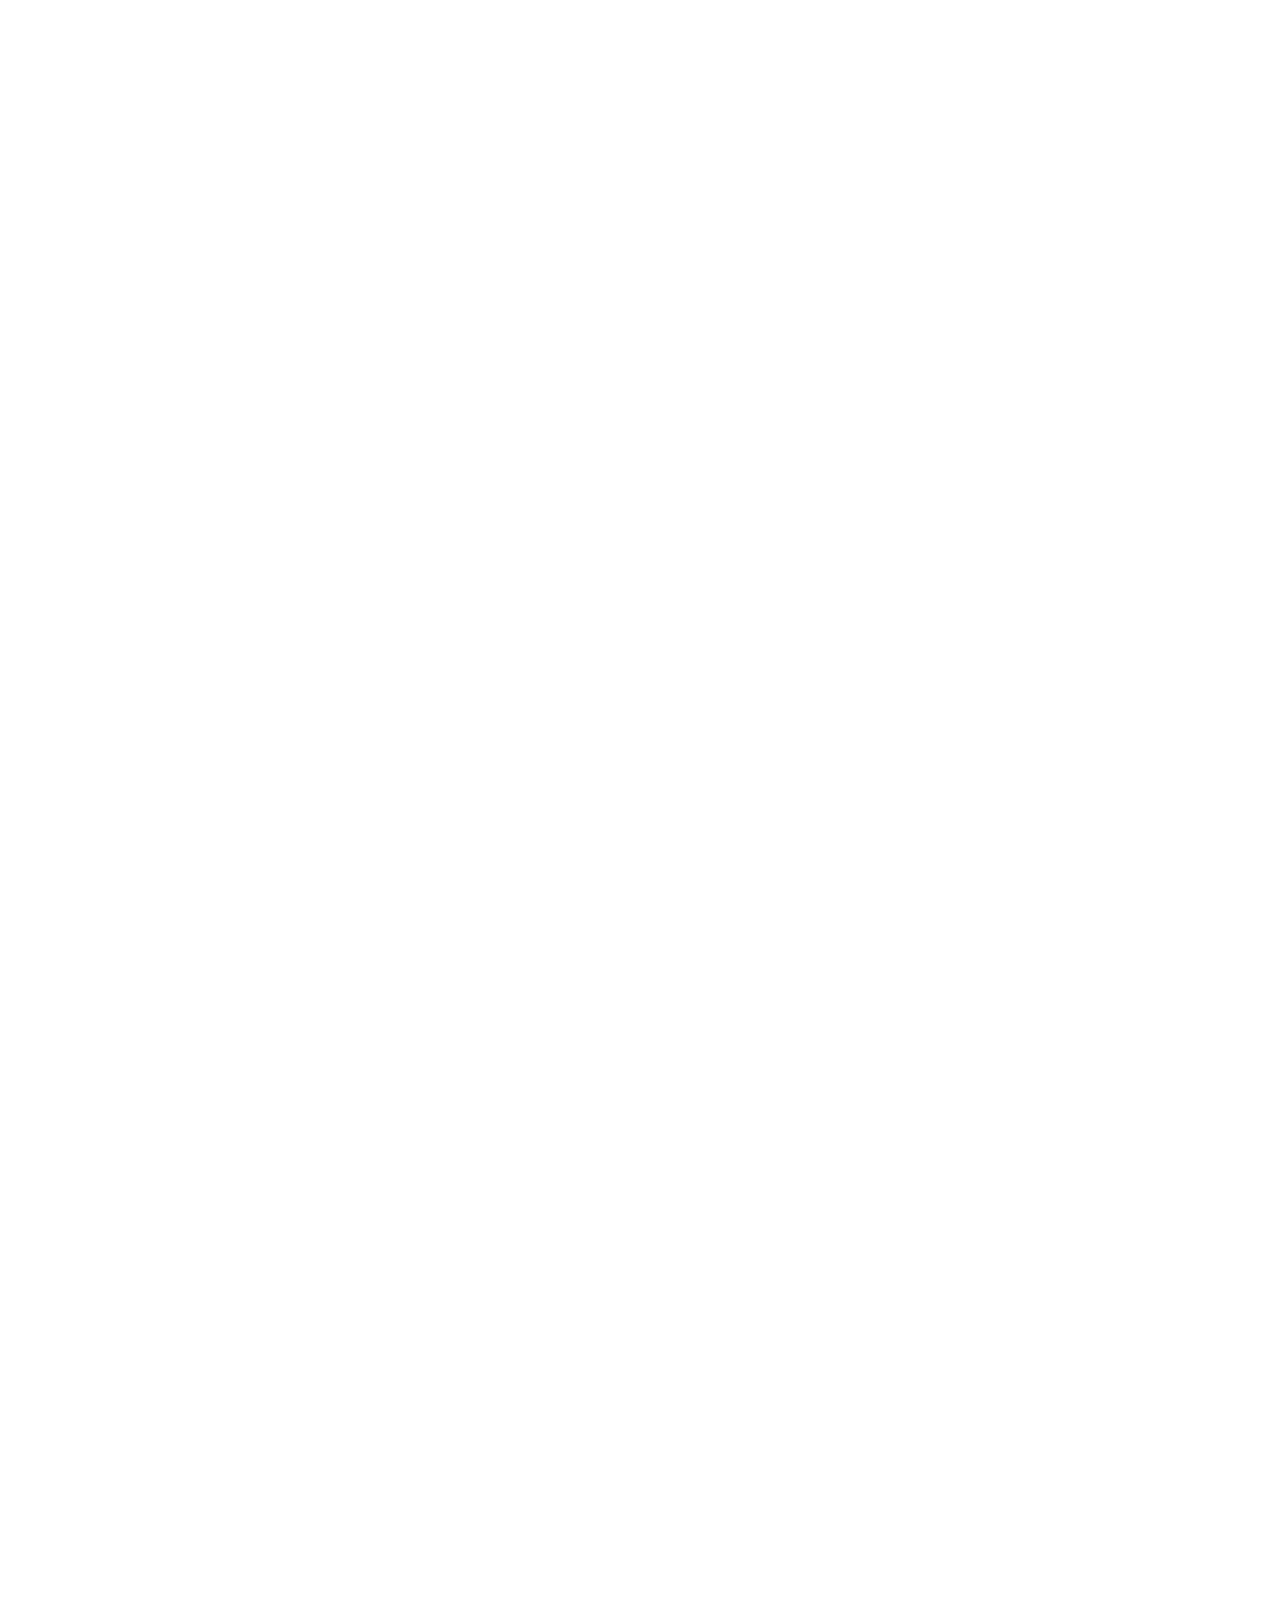
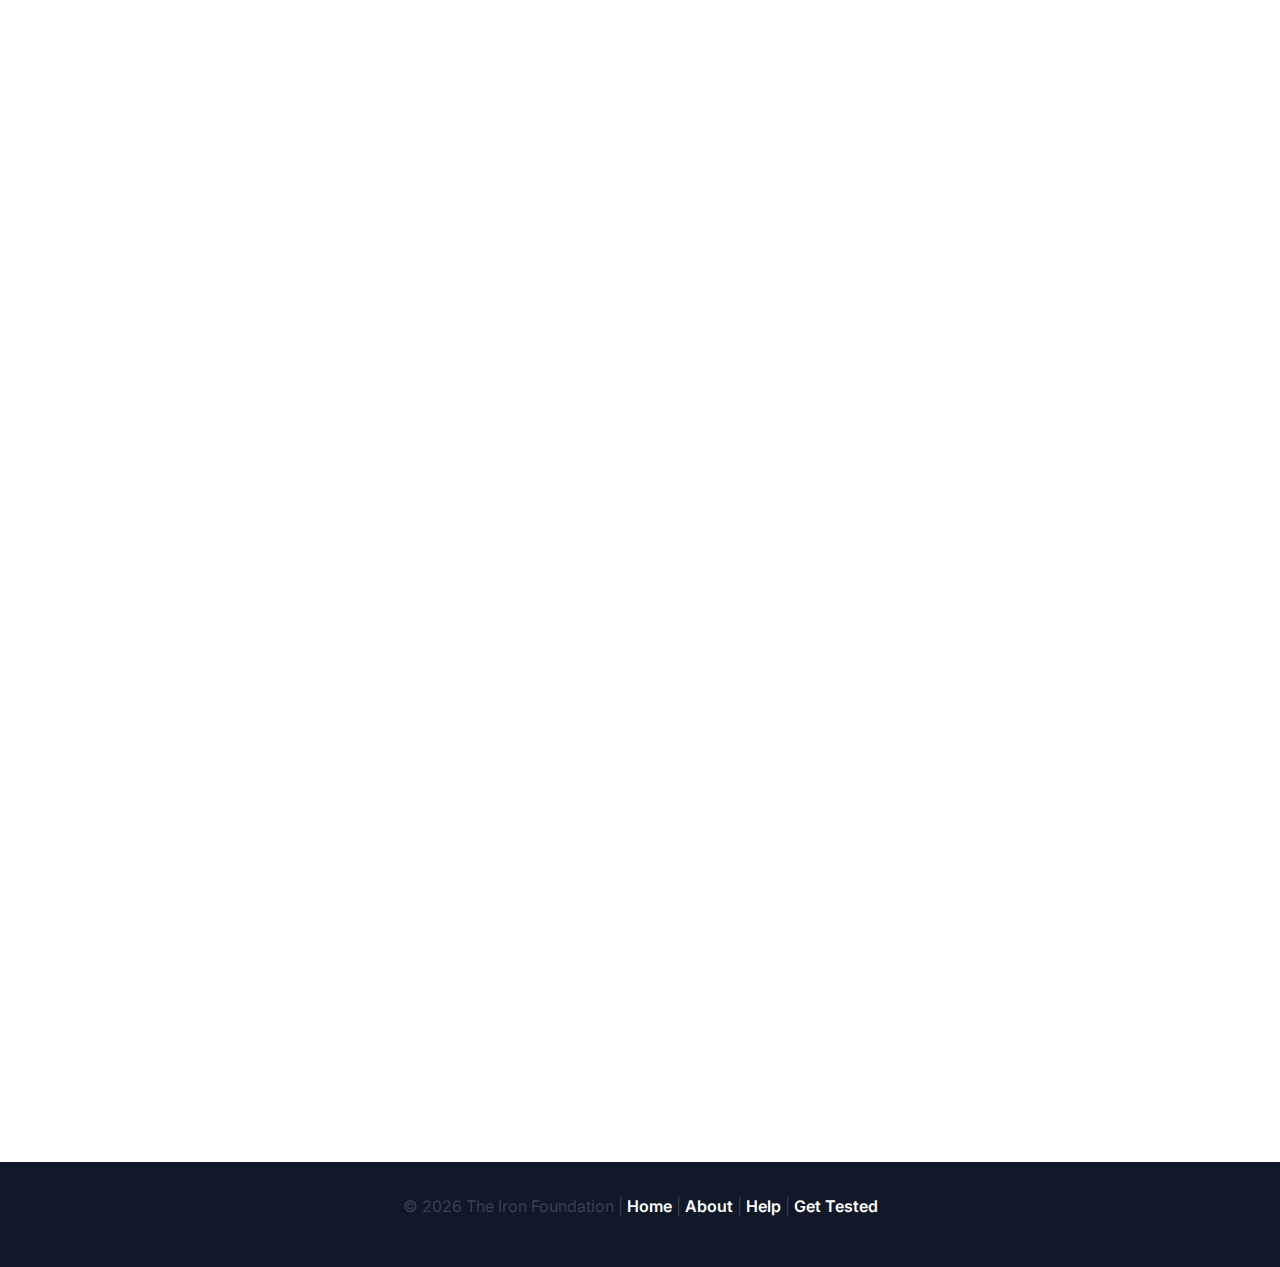
<file: support.html>
<!DOCTYPE html>
<html lang="en">
<head>
  <meta charset="UTF-8">
  <meta name="viewport" content="width=device-width,initial-scale=1.0">
  <title>Support Our Mission | The Iron Foundation</title>
  <meta name="description" content="Support The Iron Foundation's mission to raise awareness about hereditary hemochromatosis through donations, volunteering, and advocacy.">
  
  <!-- Preconnect to external domains for performance -->
  <link rel="preconnect" href="https://fonts.googleapis.com">
  <link rel="preconnect" href="https://fonts.gstatic.com" crossorigin>
  <link rel="preconnect" href="https://donorbox.org">
  
  <!-- Google Fonts -->
  <link href="https://fonts.googleapis.com/css2?family=Inter:wght@400;500;600;700;800&display=swap" rel="stylesheet">
  
  <!-- Stylesheets -->
  <link rel="stylesheet" href="styles.css">
</head>

<body>
  <!-- Skip to main content for accessibility -->
  <a class="skip-link" href="#main">Skip to content</a>

  <!-- Header Navigation -->
  <header>
    <nav class="navbar" aria-label="Primary">
      <a href="index.html" class="logo">The&nbsp;Iron&nbsp;Foundation</a>
      <ul class="nav-links" role="list">
        <li><a href="index.html">Home</a></li>
        <li><a href="about.html">About</a></li>
        <li><a href="help.html">Help</a></li>
        <li><a href="support.html" aria-current="page">Support</a></li>
        <li><a href="get-tested.html">Get Tested</a></li>
      </ul>
      <button class="burger" id="burgerBtn" aria-label="Open menu"
              aria-haspopup="true" aria-controls="overlayMenu" aria-expanded="false">☰</button>
    </nav>
  </header>

  <!-- Mobile Overlay Menu -->
  <div class="overlay" id="overlayMenu" role="dialog" aria-modal="true" aria-hidden="true">
    <button class="overlay-close" id="overlayClose" aria-label="Close menu">×</button>
    <nav class="overlay-nav" aria-label="Mobile">
      <a href="index.html">Home</a>
      <a href="about.html">About</a>
      <a href="help.html">How You Can Help</a>
      <a href="support.html">Support Our Mission</a>
      <a href="get-tested.html">Get Tested</a>
    </nav>
  </div>

  <!-- Main Content -->
  <main id="main" class="about-wrap">
    <!-- Hero Section -->
    <section class="hero">
      <h1>Support Our Mission</h1>
      <p class="lead">Help us get the word out about HH, support people affected by it, and save lives through education.</p>
    </section>

    <!-- Support Options Section -->
    <section id="support-options" aria-labelledby="support-heading">
      <h2 id="support-heading">Ways to Support</h2>
      <div class="about-grid">
        <article class="about-card">
          <h3>Financial Donations</h3>
          <p>Support our educational programs and outreach efforts. Every dollar helps us reach more people who need to know about hemochromatosis.</p>
          <a href="#donate" class="btn-primary" style="margin-top: 1rem; display: inline-block;">Donate Now</a>
        </article>
        <article class="about-card">
          <h3>Volunteer</h3>
          <p>Join our team of volunteers helping to spread awareness and support others with HH. Share your story, help with events, or assist with outreach.</p>
          <a href="help.html" class="btn-primary" style="margin-top: 1rem; display: inline-block;">Get Involved</a>
        </article>
        <article class="about-card">
          <h3>Advocate</h3>
          <p>Help us advocate for better HH screening, diagnosis, and treatment options. Contact legislators, healthcare providers, and community leaders.</p>
          <a href="about.html" class="btn-primary" style="margin-top: 1rem; display: inline-block;">Learn More</a>
        </article>
        <article class="about-card">
          <h3>Corporate Partnerships</h3>
          <p>Partner with us to sponsor awareness campaigns, educational materials, or screening programs in your community or workplace.</p>
          <a href="mailto:info@theironFoundation.org" class="btn-primary" style="margin-top: 1rem; display: inline-block;">Contact Us</a>
        </article>
      </div>
    </section>

    <!-- Impact Section -->
    <section id="impact" aria-labelledby="impact-heading">
      <h2 id="impact-heading">Your Impact</h2>
      <div style="max-width: 800px; margin: 0 auto; text-align: left;">
        <p>When you support The Iron Foundation, you're helping create a future where people get diagnosed with hemochromatosis early, get proper treatment, and can turn their condition into something that helps others.</p>
        
        <div class="about-grid" style="margin-top: 2rem;">
          <div>
            <h3 class="text-red">Education & Awareness</h3>
            <ul class="bullet">
              <li>Create educational materials and resources</li>
              <li>Fund awareness campaigns for high-risk groups</li>
              <li>Start screening programs in communities</li>
              <li>Support research for better diagnostic tools</li>
            </ul>
          </div>
          <div>
            <h3 class="text-red">Community Support</h3>
            <ul class="bullet">
              <li>Connect HH patients with donation centers</li>
              <li>Provide support groups and resources</li>
              <li>Push for better healthcare policies</li>
              <li>Help families understand genetic risks</li>
            </ul>
          </div>
        </div>
      </div>
    </section>

    <!-- Donation Section -->
    <section id="donate" aria-labelledby="donate-heading">
      <h2 id="donate-heading">Make a Financial Donation</h2>
      <p class="lead">Your financial support helps us reach more people who need to know about hemochromatosis.</p>
      
      <!-- Donation Form -->
      <div class="donorbox-wrap">
        <script src="https://donorbox.org/widget.js" defer></script>
        <iframe src="https://donorbox.org/embed/iron-foundation-support"
                title="Secure donation form"
                frameborder="0" 
                scrolling="no"
                height="900" 
                width="100%" 
                loading="lazy"></iframe>
      </div>
    </section>

    <!-- Other Ways to Help Section -->
    <section id="other-ways" aria-labelledby="other-ways-heading">
      <h2 id="other-ways-heading">Other Ways to Help</h2>
      <div class="event-list">
        <div class="event">
          <span class="event-title">Monthly Giving</span>
          <span>Set up recurring donations to provide steady support for our ongoing programs and initiatives</span>
        </div>
        <div class="event">
          <span class="event-title">Memorial Donations</span>
          <span>Honor a loved one affected by HH with a memorial donation to support our mission</span>
        </div>
        <div class="event">
          <span class="event-title">Corporate Matching</span>
          <span>Check if your employer offers donation matching programs to double your impact</span>
        </div>
        <div class="event">
          <span class="event-title">Fundraising Events</span>
          <span>Host a fundraising event in your community to raise awareness and support</span>
        </div>
        <div class="event">
          <span class="event-title">Legacy Giving</span>
          <span>Include The Iron Foundation in your estate planning to support future generations</span>
        </div>
      </div>
    </section>



    <!-- Call to Action -->
    <section id="cta" class="hero" style="background: linear-gradient(135deg, var(--primary-red) 0%, var(--primary-red-dark) 100%); color: white;">
      <h2 style="color: white;">Ready to Make a Difference?</h2>
      <p class="lead" style="color: rgba(255, 255, 255, 0.9);">Help us turn hemochromatosis from a health problem into something that can save lives.</p>
      <div style="display: flex; gap: 1rem; justify-content: center; flex-wrap: wrap;">
        <a href="#donate" class="btn-primary" style="background: white; color: var(--primary-red);">
          Donate Now
        </a>
        <a href="help.html" class="btn-primary" style="background: rgba(255,255,255,0.2); color: white; border: 2px solid white;">
          Volunteer
        </a>
      </div>
    </section>
  </main>

  <!-- Footer -->
  <footer>
    <p>&copy; <span id="year"></span> The Iron Foundation | 
       <a href="index.html">Home</a> | 
       <a href="about.html">About</a> | 
       <a href="help.html">Help</a> | 
       <a href="get-tested.html">Get Tested</a>
    </p>
  </footer>

  <!-- Scripts -->
  <script src="script.js" defer></script>
  <script>
    document.getElementById('year').textContent = new Date().getFullYear();
  </script>
</body>
</html>
</file>
<file: styles.css>
/* ───────── ROOT PALETTE ───────── */
:root {
  /* Primary Brand Colors */
  --primary-red: #dc2626;
  --primary-red-dark: #b91c1c;
  --primary-red-light: #ef4444;
  
  /* Neutral Colors */
  --black: #000000;
  --white: #ffffff;
  --gray-50: #f9fafb;
  --gray-100: #f3f4f6;
  --gray-200: #e5e7eb;
  --gray-300: #d1d5db;
  --gray-400: #9ca3af;
  --gray-500: #6b7280;
  --gray-600: #4b5563;
  --gray-700: #374151;
  --gray-800: #1f2937;
  --gray-900: #111827;
  
  /* Typography */
  --font-family: 'Inter', -apple-system, BlinkMacSystemFont, 'Segoe UI', Roboto, sans-serif;
  --font-size-xs: 0.75rem;
  --font-size-sm: 0.875rem;
  --font-size-base: 1rem;
  --font-size-lg: 1.125rem;
  --font-size-xl: 1.25rem;
  --font-size-2xl: 1.5rem;
  --font-size-3xl: 1.875rem;
  --font-size-4xl: 2.25rem;
  --font-size-5xl: 3rem;
  
  /* Spacing */
  --spacing-1: 0.25rem;
  --spacing-2: 0.5rem;
  --spacing-3: 0.75rem;
  --spacing-4: 1rem;
  --spacing-5: 1.25rem;
  --spacing-6: 1.5rem;
  --spacing-8: 2rem;
  --spacing-10: 2.5rem;
  --spacing-12: 3rem;
  --spacing-16: 4rem;
  --spacing-20: 5rem;
  
  /* Shadows */
  --shadow-sm: 0 1px 2px 0 rgb(0 0 0 / 0.05);
  --shadow: 0 1px 3px 0 rgb(0 0 0 / 0.1), 0 1px 2px -1px rgb(0 0 0 / 0.1);
  --shadow-md: 0 4px 6px -1px rgb(0 0 0 / 0.1), 0 2px 4px -2px rgb(0 0 0 / 0.1);
  --shadow-lg: 0 10px 15px -3px rgb(0 0 0 / 0.1), 0 4px 6px -4px rgb(0 0 0 / 0.1);
  --shadow-xl: 0 20px 25px -5px rgb(0 0 0 / 0.1), 0 8px 10px -6px rgb(0 0 0 / 0.1);
  
  /* Transitions */
  --transition-fast: 150ms ease-in-out;
  --transition-normal: 250ms ease-in-out;
  --transition-slow: 350ms ease-in-out;
  
  /* Border Radius */
  --radius-sm: 0.375rem;
  --radius: 0.5rem;
  --radius-md: 0.75rem;
  --radius-lg: 1rem;
  --radius-xl: 1.5rem;
}

/* ───────── GLOBAL RESET / BASE ───────── */
* {
  box-sizing: border-box;
}

html {
  scroll-behavior: smooth;
  font-size: 16px;
}

body {
  font-family: var(--font-family);
  margin: 0;
  padding: 0;
  line-height: 1.6;
  background: var(--white);
  color: var(--gray-900);
  overflow-x: hidden;
  position: relative;
  -webkit-font-smoothing: antialiased;
  -moz-osx-font-smoothing: grayscale;
}

h1, h2, h3, h4, h5, h6 {
  margin: 0 0 var(--spacing-4) 0;
  font-weight: 700;
  line-height: 1.2;
  color: var(--black);
}

h1 { font-size: var(--font-size-5xl); }
h2 { font-size: var(--font-size-4xl); }
h3 { font-size: var(--font-size-3xl); }
h4 { font-size: var(--font-size-2xl); }

p {
  margin: 0 0 var(--spacing-4) 0;
  color: var(--gray-700);
}

a {
  color: inherit;
  text-decoration: none;
  transition: color var(--transition-fast);
}

a:hover {
  color: var(--primary-red);
}

section {
  padding: var(--spacing-20) var(--spacing-6);
  text-align: center;
}

/* ───────── FOCUS OUTLINE ───────── */
a:focus-visible, 
button:focus-visible, 
[role="button"]:focus-visible,
input:focus-visible, 
iframe:focus-visible {
  outline: 2px solid var(--primary-red);
  outline-offset: 3px;
  border-radius: var(--radius);
}

/* ───────── SKIP-LINK ───────── */
.skip-link {
  position: absolute;
  left: -9999px;
  top: auto;
  width: 1px;
  height: 1px;
  overflow: hidden;
  z-index: 9999;
}

.skip-link:focus {
  left: var(--spacing-4);
  top: var(--spacing-4);
  padding: var(--spacing-2) var(--spacing-3);
  border-radius: var(--radius);
  background: var(--black);
  color: var(--white);
  width: auto;
  height: auto;
  font-weight: 600;
}

/* ───────── HEADER ───────── */
header {
  background: var(--white);
  color: var(--black);
  padding: var(--spacing-4) 0;
  border-bottom: 1px solid var(--gray-200);
  position: sticky;
  top: 0;
  z-index: 1000;
  backdrop-filter: blur(8px);
  background: rgba(255, 255, 255, 0.95);
  box-shadow: var(--shadow-sm);
}

nav {
  max-width: 1200px;
  margin: 0 auto;
  padding: 0 var(--spacing-6);
  display: flex;
  justify-content: space-between;
  align-items: center;
}

.logo {
  font-size: var(--font-size-xl);
  font-weight: 800;
  letter-spacing: -0.025em;
  color: var(--black);
  transition: color var(--transition-fast);
}

.logo:hover {
  color: var(--primary-red);
}

.nav-links {
  display: none;
  list-style: none;
  margin: 0;
  padding: 0;
  gap: var(--spacing-8);
}

.nav-links a {
  font-weight: 600;
  font-size: var(--font-size-sm);
  text-transform: uppercase;
  letter-spacing: 0.05em;
  padding: var(--spacing-2) var(--spacing-3);
  border-radius: var(--radius);
  transition: all var(--transition-fast);
}

.nav-links a:hover {
  background: var(--gray-100);
  color: var(--primary-red);
}

.burger {
  background: none;
  border: none;
  font-size: var(--font-size-2xl);
  color: var(--black);
  cursor: pointer;
  padding: var(--spacing-2);
  border-radius: var(--radius);
  transition: all var(--transition-fast);
}

.burger:hover {
  background: var(--gray-100);
  color: var(--primary-red);
}

/* ───────── OVERLAY MENU ───────── */
.overlay {
  position: fixed;
  inset: 0;
  background: var(--white);
  color: var(--black);
  display: flex;
  flex-direction: column;
  justify-content: center;
  gap: var(--spacing-16);
  transform: translateX(100%);
  transition: transform var(--transition-slow) cubic-bezier(0.4, 0, 0.2, 1);
  z-index: 2000;
  padding: var(--spacing-6);
}

.overlay.open {
  transform: translateX(0);
}

.overlay-close {
  position: absolute;
  top: var(--spacing-6);
  right: var(--spacing-6);
  background: none;
  border: none;
  font-size: var(--font-size-4xl);
  color: var(--black);
  cursor: pointer;
  padding: var(--spacing-2);
  border-radius: var(--radius);
  transition: all var(--transition-fast);
}

.overlay-close:hover {
  background: var(--gray-100);
  color: var(--primary-red);
}

.overlay-nav {
  display: flex;
  flex-direction: column;
  gap: var(--spacing-8);
  align-items: flex-start;
}

.overlay-nav a {
  font-size: var(--font-size-3xl);
  font-weight: 700;
  letter-spacing: -0.025em;
  padding: var(--spacing-3) var(--spacing-4);
  border-radius: var(--radius);
  transition: all var(--transition-fast);
}

.overlay-nav a:hover {
  background: var(--gray-100);
  color: var(--primary-red);
  transform: translateX(var(--spacing-2));
}

/* ───────── HERO ───────── */
.hero {
  background: linear-gradient(135deg, var(--gray-50) 0%, var(--white) 100%);
  padding: var(--spacing-20) var(--spacing-6);
  position: relative;
  overflow: hidden;
}

.hero::before {
  content: '';
  position: absolute;
  top: 0;
  left: 0;
  right: 0;
  bottom: 0;
  background: url('data:image/svg+xml,<svg xmlns="http://www.w3.org/2000/svg" viewBox="0 0 100 100"><defs><pattern id="grain" width="100" height="100" patternUnits="userSpaceOnUse"><circle cx="50" cy="50" r="1" fill="%23f3f4f6" opacity="0.1"/></pattern></defs><rect width="100" height="100" fill="url(%23grain)"/></svg>');
  opacity: 0.5;
}

.hero h1 {
  font-size: var(--font-size-5xl);
  margin-bottom: var(--spacing-6);
  font-weight: 800;
  letter-spacing: -0.025em;
  position: relative;
  z-index: 1;
}

.lead {
  font-size: var(--font-size-xl);
  max-width: 600px;
  margin: 0 auto var(--spacing-8);
  color: var(--gray-600);
  font-weight: 500;
  position: relative;
  z-index: 1;
}

/* ───────── CTA BUTTON ───────── */
.btn-primary,
.cta-button {
  padding: var(--spacing-4) var(--spacing-8);
  font-size: var(--font-size-lg);
  background: var(--primary-red);
  color: var(--white);
  border: none;
  border-radius: var(--radius-lg);
  cursor: pointer;
  font-weight: 700;
  box-shadow: var(--shadow-lg);
  transition: all var(--transition-normal);
  display: inline-block;
  text-decoration: none;
  position: relative;
  overflow: hidden;
  letter-spacing: 0.025em;
}

.btn-primary::before,
.cta-button::before {
  content: '';
  position: absolute;
  top: 0;
  left: -100%;
  width: 100%;
  height: 100%;
  background: linear-gradient(90deg, transparent, rgba(255, 255, 255, 0.2), transparent);
  transition: left var(--transition-slow);
}

.btn-primary:hover::before,
.cta-button:hover::before {
  left: 100%;
}

.btn-primary:hover,
.cta-button:hover,
.btn-primary:focus-visible,
.cta-button:focus-visible {
  transform: translateY(-2px);
  box-shadow: var(--shadow-xl);
  background: var(--primary-red-dark);
}

.btn-primary:active,
.cta-button:active {
  transform: translateY(0);
}

/* ───────── CONTENT GRIDS ───────── */
.about-grid,
.video-grid {
  display: grid;
  grid-template-columns: repeat(auto-fit, minmax(280px, 1fr));
  gap: var(--spacing-6);
  margin: var(--spacing-8) auto 0;
  max-width: 1200px;
  justify-items: center;
}

/* Center grid items when there are fewer than expected */
.about-grid > *,
.video-grid > * {
  width: 100%;
  max-width: 350px;
}

.about-card {
  background: var(--white);
  color: var(--gray-700);
  padding: var(--spacing-8);
  border-radius: var(--radius-xl);
  box-shadow: var(--shadow);
  transition: all var(--transition-normal);
  border: 1px solid var(--gray-200);
  text-align: left;
  position: relative;
  overflow: hidden;
}

.about-card::before {
  content: '';
  position: absolute;
  top: 0;
  left: 0;
  right: 0;
  height: 4px;
  background: linear-gradient(90deg, var(--primary-red), var(--primary-red-light));
}

.about-card:hover {
  transform: translateY(-4px);
  box-shadow: var(--shadow-xl);
  border-color: var(--primary-red);
}

.about-card h3 {
  color: var(--black);
  font-size: var(--font-size-xl);
  margin-bottom: var(--spacing-4);
  font-weight: 700;
}

.about-card p {
  color: var(--gray-600);
  line-height: 1.7;
  margin: 0;
}

/* ───────── VIDEO GRID ───────── */
.video-grid {
  grid-template-columns: repeat(auto-fit, minmax(350px, 1fr));
  gap: var(--spacing-8);
}

.video-grid iframe {
  width: 100%;
  height: 250px;
  border: none;
  border-radius: var(--radius-lg);
  box-shadow: var(--shadow-lg);
  transition: all var(--transition-normal);
}

.video-grid iframe:hover {
  transform: scale(1.02);
  box-shadow: var(--shadow-xl);
}

/* ───────── EVENT LIST ───────── */
.event-list {
  list-style: none;
  padding: 0;
  margin: var(--spacing-8) auto 0;
  max-width: 800px;
}

.event {
  background: var(--white);
  padding: var(--spacing-6);
  margin-bottom: var(--spacing-4);
  border-radius: var(--radius-lg);
  box-shadow: var(--shadow);
  border: 1px solid var(--gray-200);
  transition: all var(--transition-normal);
  text-align: left;
  display: flex;
  justify-content: space-between;
  align-items: center;
  flex-wrap: wrap;
  gap: var(--spacing-4);
}

.event:hover {
  transform: translateX(var(--spacing-2));
  box-shadow: var(--shadow-lg);
  border-color: var(--primary-red);
}

.event-title {
  font-weight: 700;
  color: var(--black);
  font-size: var(--font-size-lg);
}

.event time {
  color: var(--gray-600);
  font-weight: 500;
  font-size: var(--font-size-sm);
}

/* ───────── LISTS ───────── */
.bullet {
  list-style: none;
  padding: 0;
  margin: var(--spacing-4) 0;
}

.bullet li {
  position: relative;
  padding-left: var(--spacing-6);
  margin-bottom: var(--spacing-2);
  color: var(--gray-700);
  line-height: 1.6;
}

.bullet li::before {
  content: '•';
  position: absolute;
  left: 0;
  color: var(--primary-red);
  font-weight: 700;
  font-size: var(--font-size-lg);
}

/* ───────── ANIMATIONS ───────── */
.fade-in {
  animation: fadeInUp 0.6s ease-out forwards;
}

@keyframes fadeInUp {
  from {
    opacity: 0;
    transform: translateY(30px);
  }
  to {
    opacity: 1;
    transform: translateY(0);
  }
}

/* ───────── DASHBOARD EMBED ───────── */
.dashboard-embed {
  width: 100%;
  height: 600px;
  border: none;
  border-radius: var(--radius-xl);
  box-shadow: var(--shadow-lg);
  margin-top: var(--spacing-8);
}

/* ───────── DONORBOX ───────── */
.donorbox-wrap {
  margin: var(--spacing-8) auto;
  max-width: 800px;
  border-radius: var(--radius-xl);
  overflow: hidden;
  box-shadow: var(--shadow-xl);
}

.donorbox-wrap iframe {
  border-radius: var(--radius-xl);
}

/* ───────── FOOTER ───────── */
footer {
  background: var(--gray-900);
  color: var(--gray-300);
  text-align: center;
  padding: var(--spacing-8) var(--spacing-6);
  margin-top: var(--spacing-16);
}

footer a {
  color: var(--white);
  font-weight: 600;
  transition: color var(--transition-fast);
}

footer a:hover {
  color: var(--primary-red);
}

/* ───────── HERO BANNER ───────── */
.hero-banner {
  background-image: url('images/logobanner.png');
  background-size: cover;
  background-position: center;
  background-repeat: no-repeat;
  height: 500px;
  width: 100%;
  position: relative;
  display: flex;
  align-items: center;
  justify-content: center;
  margin-bottom: var(--spacing-8);
}

.hero-banner::before {
  content: '';
  position: absolute;
  top: 0;
  left: 0;
  right: 0;
  bottom: 0;
  background: linear-gradient(135deg, rgba(0, 0, 0, 0.3) 0%, rgba(0, 0, 0, 0.1) 100%);
}

.hero-banner > div {
  position: relative;
  z-index: 2;
  background: rgba(255, 255, 255, 0.95);
  padding: var(--spacing-8);
  border-radius: var(--radius-xl);
  text-align: center;
  max-width: 90%;
  width: 600px;
  box-shadow: var(--shadow-xl);
  backdrop-filter: blur(10px);
  border: 1px solid rgba(255, 255, 255, 0.2);
}

.hero-banner h2 {
  font-size: var(--font-size-4xl);
  color: var(--black);
  margin-bottom: var(--spacing-4);
  font-weight: 800;
  letter-spacing: -0.025em;
}

.hero-banner p {
  font-size: var(--font-size-lg);
  color: var(--gray-700);
  margin-bottom: var(--spacing-6);
  font-weight: 500;
  line-height: 1.6;
}

/* ───────── RESPONSIVE DESIGN ───────── */
@media (min-width: 768px) {
  .nav-links {
    display: flex;
  }
  
  .burger {
    display: none;
  }
  
  section {
    padding: var(--spacing-20) var(--spacing-8);
  }
  
  .hero h1 {
    font-size: clamp(2.5rem, 5vw, 4rem);
  }
  
  .about-grid {
    grid-template-columns: repeat(auto-fit, minmax(300px, 1fr));
  }
  
  .video-grid {
    grid-template-columns: repeat(auto-fit, minmax(400px, 1fr));
  }
}

@media (min-width: 1024px) {
  .hero {
    padding: var(--spacing-20) var(--spacing-12);
  }
  
  .about-grid {
    grid-template-columns: repeat(2, 1fr);
  }
  
  .video-grid {
    grid-template-columns: repeat(3, 1fr);
  }
}

@media (max-width: 767px) {
  .hero-banner {
    height: 400px;
  }
  
  .hero-banner > div {
    padding: var(--spacing-6);
    width: 95%;
  }
  
  .hero-banner h2 {
    font-size: var(--font-size-2xl);
  }
  
  .hero-banner p {
    font-size: var(--font-size-base);
  }
  
  .event {
    flex-direction: column;
    align-items: flex-start;
    text-align: left;
  }
  
  .btn-primary,
  .cta-button {
    padding: var(--spacing-3) var(--spacing-6);
    font-size: var(--font-size-base);
  }
}

/* ───────── UTILITY CLASSES ───────── */
.text-center { text-align: center; }
.text-left { text-align: left; }
.text-right { text-align: right; }

.font-bold { font-weight: 700; }
.font-semibold { font-weight: 600; }
.font-medium { font-weight: 500; }

.text-red { color: var(--primary-red); }
.text-black { color: var(--black); }
.text-gray-600 { color: var(--gray-600); }
.text-gray-700 { color: var(--gray-700); }

.bg-white { background: var(--white); }
.bg-gray-50 { background: var(--gray-50); }
.bg-red { background: var(--primary-red); }

.rounded { border-radius: var(--radius); }
.rounded-lg { border-radius: var(--radius-lg); }
.rounded-xl { border-radius: var(--radius-xl); }

.shadow { box-shadow: var(--shadow); }
.shadow-lg { box-shadow: var(--shadow-lg); }
.shadow-xl { box-shadow: var(--shadow-xl); }

.transition { transition: all var(--transition-normal); }
.transition-fast { transition: all var(--transition-fast); }
.transition-slow { transition: all var(--transition-slow); }

/* Add height for Google Maps locator section */
#locator {
  width: 100%;
  height: 600px;
  margin: 0 auto;
}

/* ───────── GET TESTED PAGE ───────── */

/* Facts Section */
.facts-section {
  background: var(--gray-50);
  padding: var(--spacing-16) var(--spacing-6);
  text-align: center;
}

.facts-section h2 {
  font-size: var(--font-size-4xl);
  font-weight: 800;
  margin-bottom: var(--spacing-10);
}

.facts-grid {
  display: grid;
  grid-template-columns: repeat(auto-fit, minmax(220px, 1fr));
  gap: var(--spacing-8);
  max-width: 1100px;
  margin: 0 auto;
}

.fact-card {
  background: var(--white);
  padding: var(--spacing-8) var(--spacing-6);
  border-radius: var(--radius-xl);
  box-shadow: var(--shadow);
  border: 1px solid var(--gray-200);
  transition: all var(--transition-normal);
}

.fact-card:hover {
  transform: translateY(-4px);
  box-shadow: var(--shadow-lg);
}

.fact-card h3 {
  font-size: var(--font-size-3xl);
  color: var(--primary-red);
  margin-bottom: var(--spacing-2);
  font-weight: 800;
}

.fact-card p {
  color: var(--gray-600);
}

/* Quiz Section */
.quiz-section {
  padding: var(--spacing-16) var(--spacing-6);
  max-width: 900px;
  margin: 0 auto;
}

.quiz-section h2 {
  font-size: var(--font-size-4xl);
  font-weight: 800;
  text-align: center;
  margin-bottom: var(--spacing-6);
}

.quiz-intro {
  text-align: center;
  max-width: 700px;
  margin: 0 auto var(--spacing-8);
  color: var(--gray-600);
}

.quiz-form .question-group {
  margin-bottom: var(--spacing-10);
}

.question-group h3 {
  font-size: var(--font-size-xl);
  margin-bottom: var(--spacing-4);
  color: var(--black);
}

/* Checkbox & Radio Groups */
.checkbox-group,
.radio-group {
  display: flex;
  flex-direction: column;
  gap: var(--spacing-3);
}

.checkbox-label,
.radio-label {
  position: relative;
  padding-left: 32px;
  cursor: pointer;
  user-select: none;
  color: var(--gray-700);
}

.checkbox-label input,
.radio-label input {
  position: absolute;
  opacity: 0;
  cursor: pointer;
  height: 0;
  width: 0;
}

/* Custom checkmark box */
.checkmark,
.radio-custom {
  position: absolute;
  top: 0;
  left: 0;
  height: 20px;
  width: 20px;
  border: 2px solid var(--gray-400);
  border-radius: 4px;
}

.radio-custom {
  border-radius: 50%;
}

.checkbox-label input:checked ~ .checkmark,
.radio-label input:checked ~ .radio-custom {
  background: var(--primary-red);
  border-color: var(--primary-red);
}

.checkmark:after,
.radio-custom:after {
  content: "";
  position: absolute;
  display: none;
}

.checkbox-label input:checked ~ .checkmark:after {
  display: block;
  left: 5px;
  top: 1px;
  width: 6px;
  height: 12px;
  border: solid var(--white);
  border-width: 0 2px 2px 0;
  transform: rotate(45deg);
}

.radio-label input:checked ~ .radio-custom:after {
  display: block;
  top: 4px;
  left: 4px;
  width: 8px;
  height: 8px;
  border-radius: 50%;
  background: var(--white);
}

/* Results Section */
.results-section {
  margin-top: var(--spacing-10);
  padding: var(--spacing-8);
  background: var(--gray-50);
  border-radius: var(--radius-xl);
  box-shadow: var(--shadow);
}

.risk-level {
  text-align: center;
  margin-bottom: var(--spacing-6);
}

.risk-level.high-risk { color: var(--primary-red-dark); }
.risk-level.moderate-risk { color: var(--primary-red); }
.risk-level.low-risk { color: var(--green-700); }

.results-actions {
  display: flex;
  gap: var(--spacing-4);
  justify-content: center;
  margin-top: var(--spacing-6);
  flex-wrap: wrap;
}

/* Info Grid Section */
.testing-info {
  padding: var(--spacing-16) var(--spacing-6);
  background: var(--white);
}

.testing-info h2 {
  text-align: center;
  font-size: var(--font-size-4xl);
  font-weight: 800;
  margin-bottom: var(--spacing-10);
}

.info-grid {
  display: grid;
  grid-template-columns: repeat(auto-fit, minmax(260px, 1fr));
  gap: var(--spacing-8);
  max-width: 1100px;
  margin: 0 auto;
}

.info-card {
  border: 1px solid var(--gray-200);
  border-radius: var(--radius-xl);
  padding: var(--spacing-8);
  box-shadow: var(--shadow);
  transition: var(--transition-normal);
  background: var(--gray-50);
}

.info-card:hover {
  transform: translateY(-4px);
  box-shadow: var(--shadow-lg);
}

.info-card h3 {
  font-size: var(--font-size-xl);
  margin-bottom: var(--spacing-4);
  font-weight: 700;
}

/* Responsive adjustments */
@media (max-width: 640px) {
  .facts-grid, .info-grid {
    grid-template-columns: 1fr;
  }
  .quiz-form .form-row {
    flex-direction: column;
  }
}

/* Red Cross Locator styles */
/* ───────── RED CROSS LOCATOR ───────── */
.redcross-locator-section {
  background: linear-gradient(135deg, var(--gray-50) 0%, var(--white) 100%);
  padding: var(--spacing-16) var(--spacing-6);
  text-align: center;
}

.locator-content {
  max-width: 1000px;
  margin: 0 auto;
}

.locator-content h2 {
  font-size: var(--font-size-4xl);
  font-weight: 800;
  margin-bottom: var(--spacing-4);
  color: var(--black);
}

.locator-content p {
  font-size: var(--font-size-lg);
  color: var(--gray-600);
  margin-bottom: var(--spacing-8);
  max-width: 600px;
  margin-left: auto;
  margin-right: auto;
}

#showRedCrossMapBtn {
  display: inline-flex;
  align-items: center;
  gap: var(--spacing-2);
  background: var(--primary-red);
  color: var(--white);
  border: none;
  border-radius: var(--radius-lg);
  padding: var(--spacing-4) var(--spacing-8);
  font-size: var(--font-size-lg);
  font-weight: 700;
  cursor: pointer;
  transition: all var(--transition-normal);
  box-shadow: var(--shadow-lg);
  margin-bottom: var(--spacing-8);
}

#showRedCrossMapBtn:hover:enabled {
  background: var(--primary-red-dark);
  transform: translateY(-2px);
  box-shadow: var(--shadow-xl);
}

#showRedCrossMapBtn:disabled {
  opacity: 0.7;
  cursor: not-allowed;
  transform: none;
}



/* Map Loader */
.map-loader {
  display: none;
  flex-direction: column;
  align-items: center;
  gap: var(--spacing-4);
  margin-bottom: var(--spacing-8);
  color: var(--primary-red);
  font-weight: 600;
}

.map-loader.active {
  display: flex;
}

.loader-spinner {
  width: 40px;
  height: 40px;
  border: 3px solid var(--gray-200);
  border-top: 3px solid var(--primary-red);
  border-radius: 50%;
  animation: spin 1s linear infinite;
}

@keyframes spin {
  0% { transform: rotate(0deg); }
  100% { transform: rotate(360deg); }
}

/* Map Container */
.map-container {
  width: 100%;
  max-width: 900px;
  height: 450px;
  margin: 0 auto var(--spacing-8);
  border-radius: var(--radius-xl);
  overflow: hidden;
  box-shadow: var(--shadow-xl);
  border: 1px solid var(--gray-200);
  display: none;
  opacity: 0;
  transform: translateY(30px);
  transition: all 0.6s ease-out;
}

.map-container.active {
  display: block;
  opacity: 1;
  transform: translateY(0);
}

/* Map Error */
.map-error {
  display: none;
  background: #fef2f2;
  border: 1px solid #fecaca;
  color: #dc2626;
  padding: var(--spacing-4);
  border-radius: var(--radius-lg);
  margin-bottom: var(--spacing-8);
  max-width: 600px;
  margin-left: auto;
  margin-right: auto;
}

.map-error.active {
  display: block;
}

/* Locations List */
.locations-list {
  display: none;
  grid-template-columns: repeat(auto-fit, minmax(280px, 1fr));
  gap: var(--spacing-6);
  margin-top: var(--spacing-8);
  max-width: 900px;
  margin-left: auto;
  margin-right: auto;
}

.locations-list.active {
  display: grid;
}

.location-card {
  background: var(--white);
  border: 1px solid var(--gray-200);
  border-radius: var(--radius-xl);
  padding: var(--spacing-6);
  box-shadow: var(--shadow);
  transition: all var(--transition-normal);
  text-align: left;
}

.location-card:hover {
  transform: translateY(-4px);
  box-shadow: var(--shadow-xl);
  border-color: var(--primary-red);
}

.location-card h3 {
  color: var(--primary-red);
  font-size: var(--font-size-lg);
  font-weight: 700;
  margin-bottom: var(--spacing-2);
}

.location-card .address {
  color: var(--gray-600);
  margin-bottom: var(--spacing-3);
}

.location-card .distance {
  color: var(--primary-red);
  font-weight: 600;
  font-size: var(--font-size-sm);
}

/* Responsive */
@media (max-width: 768px) {
  .map-container {
    height: 350px;
    margin-left: var(--spacing-4);
    margin-right: var(--spacing-4);
  }
  
  .locator-content h2 {
    font-size: var(--font-size-3xl);
  }
  
  #showRedCrossMapBtn {
    padding: var(--spacing-3) var(--spacing-6);
    font-size: var(--font-size-base);
  }
}
</file>
